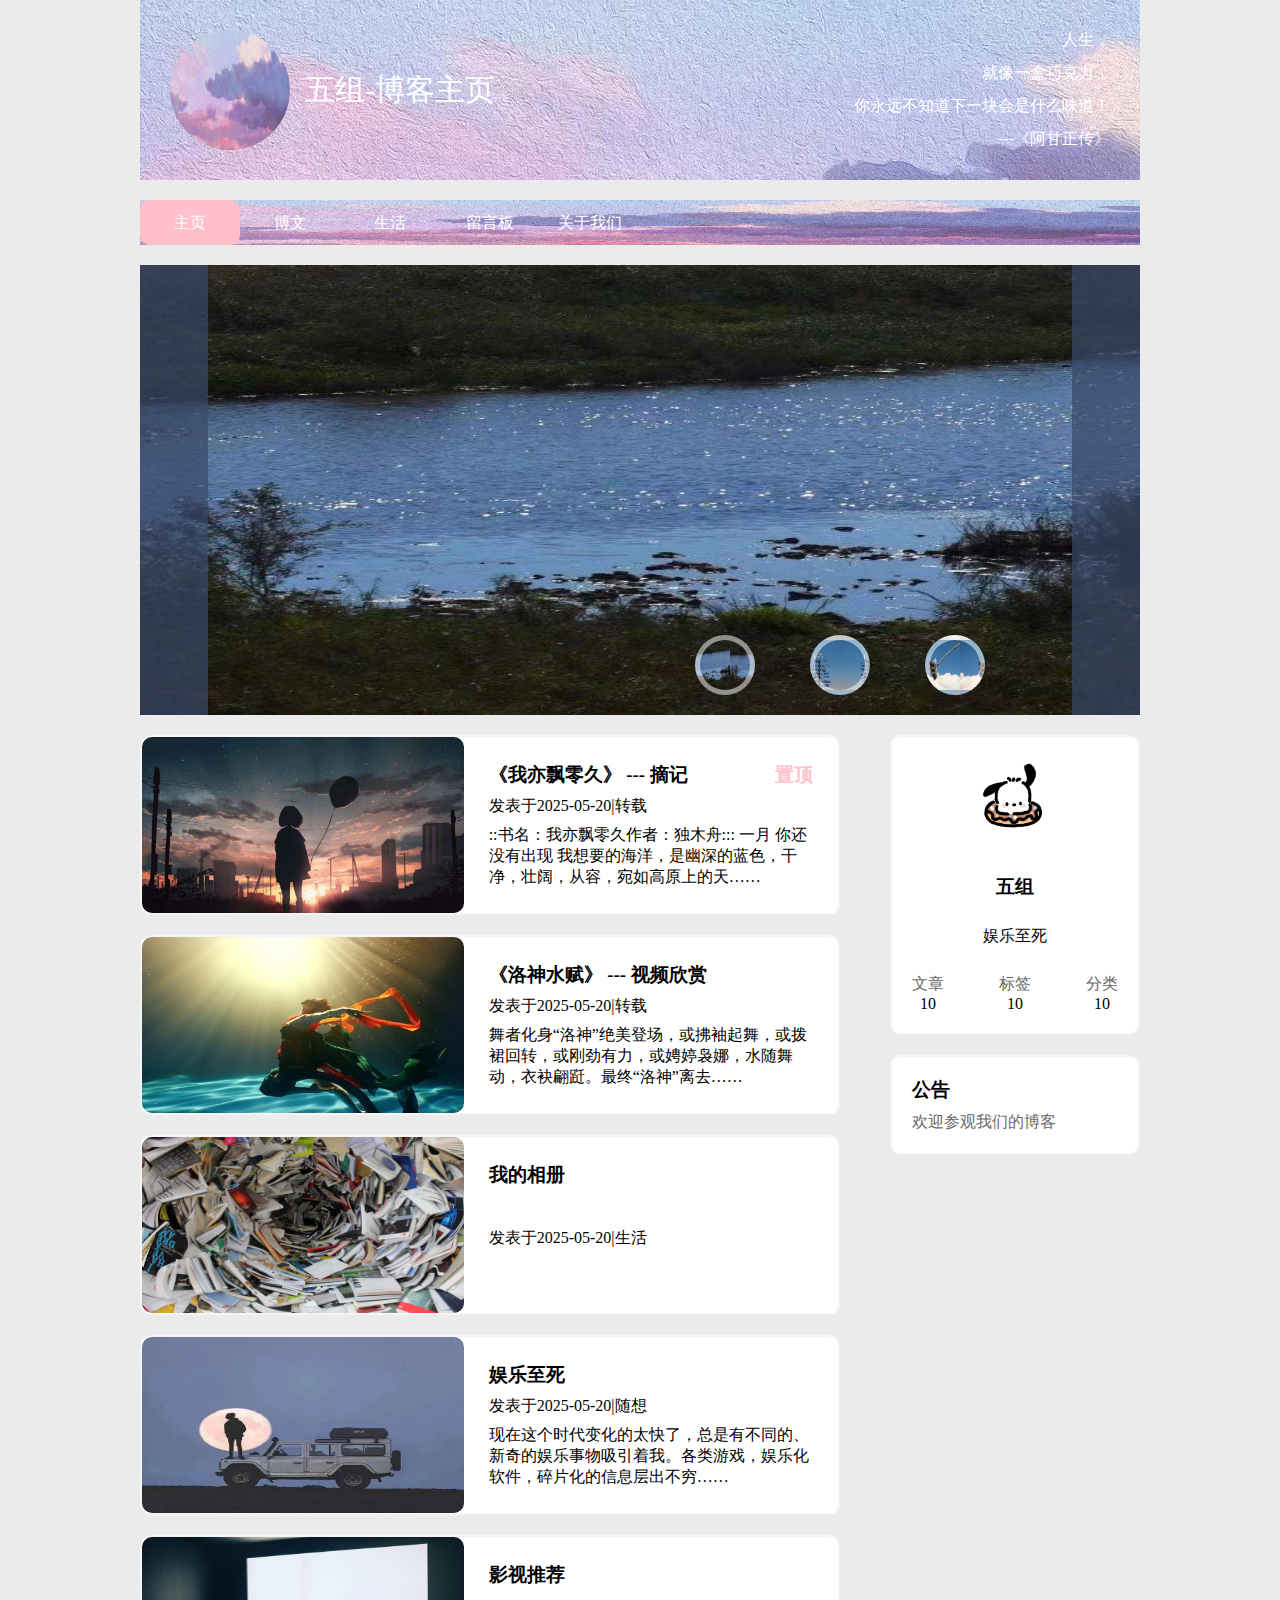
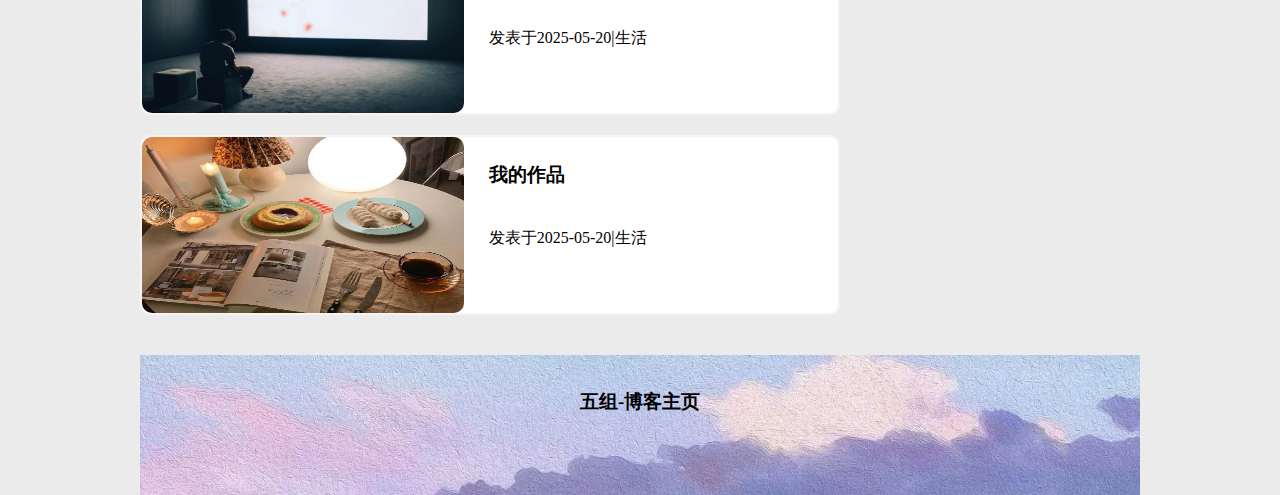
<file: index.html>
<!DOCTYPE html>
<html>

<head>
  <meta charset="utf-8" />
  <title>主页</title>
  <link rel="icon" href="images/icon.ico" type="image/x-icon">
  <link rel="stylesheet" href="css/index.css" type="text/css" />
  <link rel="stylesheet" href="css/swiper.css" type="text/css" />

</head>

<body>
  <div class="main">
    <!-- 头部 -->
    <header class="header">
      <div class="header_logo">
        <img src="./images/banner.jpg">
        <div><span>五组-</span>博客主页</div>
      </div>
      <div class="header_rigth">
        <p>人生，</p>
        <p>就像一盒巧克力，</p>
        <p> 你永远不知道下一块会是什么味道！</p>
        <p>---《阿甘正传》</p>
      </div>
    </header>
    <!-- 导航 -->
    <nav>
      <ul>
        <a class="active" href="index.html">
          <li>主页</li>
        </a>
        <a href="blog.html">
          <li>博文</li>
        </a>
        <a href="life.html">
          <li>生活</li>
        </a>
        <a href="comment.html">
          <li>留言板</li>
        </a>
        <a href="about.html">
          <li>关于我们</li>
        </a>
      </ul>
    </nav>
    <!-- 轮播图 -->
    <div class="shell">
      <ui class="images">
        <li class="img"></li>
        <li class="img"></li>
        <li class="img"></li>
      </ui>
      <ui class="min-images">
        <li class="min"></li>
        <li class="min"></li>
        <li class="min"></li>
      </ui>
      <div class="button">
        <div class="button-left">
          <span>
            < </span>
        </div>
        <div class="button-right">
          <span>></span>
        </div>
      </div>
    </div>
    <!-- 主内容区 -->
    <div class="center">
      <div class="center_left">
        <div class="center_item">
          <a href="./blog/item2.html"><img src="./images/bg/sticky.jpg"></a>
          <div>
            <h3>《我亦飘零久》 --- 摘记 <span>置顶</span>
            </h3>
            <p>发表于2025-05-20|转载</p>
            <p>::书名：我亦飘零久作者：独木舟::: 一月 你还没有出现 我想要的海洋，是幽深的蓝色，干净，壮阔，从容，宛如高原上的天……</p>
          </div>
        </div>
        <div class="center_item">
          <a href="./blog/item1.html"><img src="./images/blog/2.jpg"></a>
          <div>
            <h3>《洛神水赋》 --- 视频欣赏</h3>
            <p>发表于2025-05-20|转载</p>
            <p>舞者化身“洛神”绝美登场，或拂袖起舞，或拨裙回转，或刚劲有力，或娉婷袅娜，水随舞动，衣袂翩跹。最终“洛神”离去……</p>
          </div>
        </div>
        <div class="center_item">
          <a href="./life/album.html"><img src="./images/bg/photos.jpg"></a>
          <div>
            <h3>我的相册</h3>
            <p>发表于2025-05-20|生活</p>
            <p></p>
          </div>
        </div>
        <div class="center_item">
          <a href="./blog/item3.html"><img src="./images/bg/44.jpg"></a>
          <div>
            <h3>娱乐至死</h3>
            <p>发表于2025-05-20|随想</p>
            <p>现在这个时代变化的太快了，总是有不同的、新奇的娱乐事物吸引着我。各类游戏，娱乐化软件，碎片化的信息层出不穷……</p>
          </div>
        </div>


        <div class="center_item">
          <a href="./life/movies.html"><img src="./images/bg/video.jpg"></a>
          <div>
            <h3>影视推荐</h3>
            <p>发表于2025-05-20|生活</p>
            <p></p>
          </div>
        </div>
        <div class="center_item">
          <a href="./life/works.html"><img src="./images/bg/35.jpg"></a>
          <div>
            <h3>我的作品</h3>
            <p>发表于2025-05-20|生活</p>
            <p></p>
          </div>
        </div>
      </div>
      <div class="center_rigth">
        <div class="user">
          <img src="./images/bg/46.jpg">
          <h3>五组</h3>
          <p>娱乐至死</p>
          <div class="user_tag">
            <div>
              <p>文章</p>
              <p>10</p>
            </div>
            <div>
              <p>标签</p>
              <p>10</p>
            </div>
            <div>
              <p>分类</p>
              <p>10</p>
            </div>
          </div>
        </div>
        <div class="notice">
          <h3>公告</h3>
          <p>欢迎参观我们的博客</p>
        </div>
      </div>
    </div>
    <!-- 底部 -->
    <div class="bottom">
      <h3>五组-博客主页</h3>
      <p>&nbsp;</p>
    </div>
  </div>
</body>
<script src="./javascript/index.js"></script>

</html>
</file>
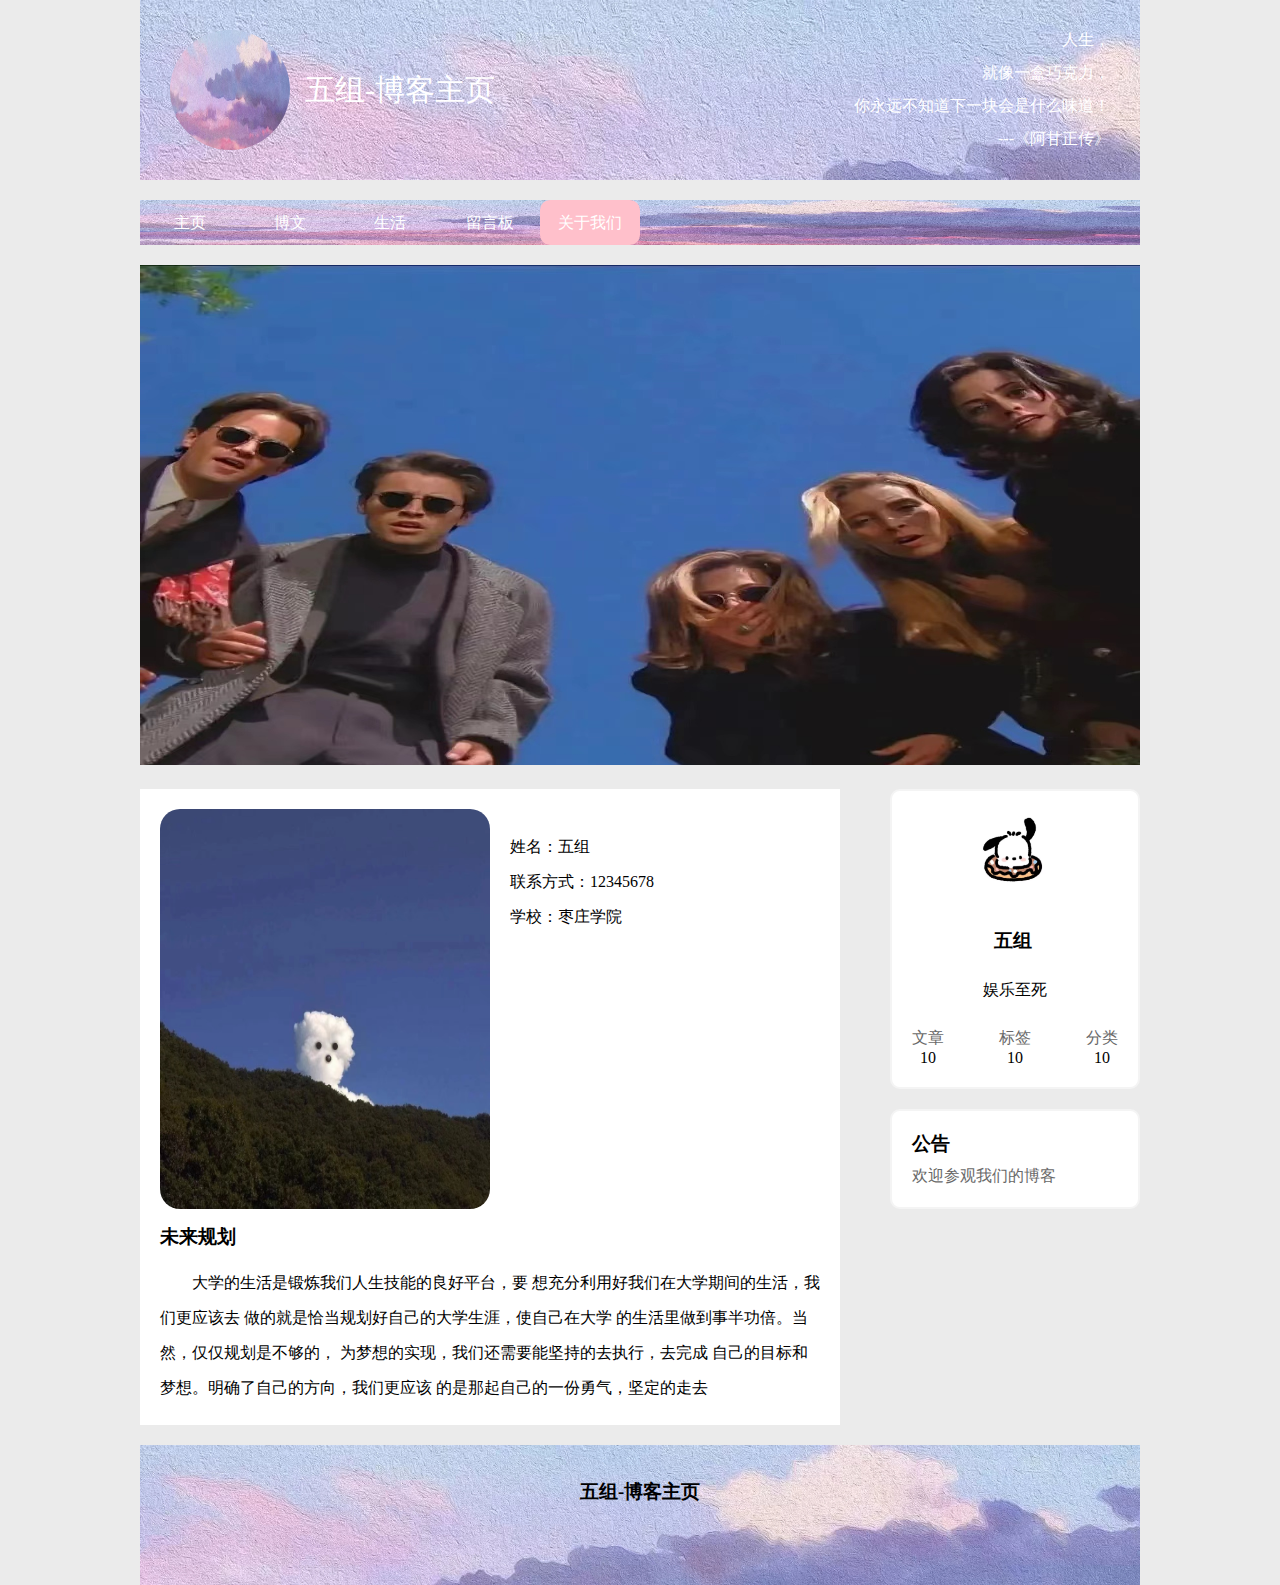
<file: about.html>
<!DOCTYPE html>
<html>

<head>
  <meta charset="utf-8" />
  <title>关于我们</title>
  <link rel="icon" href="images/icon.ico" type="image/x-icon">
  <link rel="stylesheet" href="css/index.css" type="text/css" />
  <style>
    .center_left {
      background: white;
      padding: 20px;

    }

    .center_left h1 {
      text-align: center;
    }

    .center_left p {
      line-height: 35px;
    }

    .user_title {
      margin: 15px 0;
    }

    .user_img {
      display: flex;
    }

    .user_img img {
      width: 330px;
      height: 400px;
      border-radius: 20px;
    }

    .user_img div {
      padding: 20px;
    }
  </style>
</head>

<body>
  <div class="main">
    <!-- 头部 -->
    <header class="header">
      <div class="header_logo">
        <img src="./images/banner.jpg">
        <div><span>五组-</span>博客主页</div>
      </div>
      <div class="header_rigth">
        <p>人生，</p>
        <p>就像一盒巧克力，</p>
        <p> 你永远不知道下一块会是什么味道！</p>
        <p>---《阿甘正传》</p>
      </div>
    </header>
    <!-- 导航 -->
    <nav>
      <ul>
        <a href="index.html">
          <li>主页</li>
        </a>
        <a href="blog.html">
          <li>博文</li>
        </a>
        <a href="life.html">
          <li>生活</li>
        </a>
        <a href="comment.html">
          <li>留言板</li>
        </a>
        <a class="active" href="about.html">
          <li>关于我们</li>
        </a>
      </ul>
    </nav>
    <!-- banner -->
    <img class="banner" src="./images/bg/about.jpg">
    <!-- 主内容区 -->
    <div class="center">
      <div class="center_left">
        <div class="user_img">
          <img src="./images/bg/22.jpg">
          <div>
            <p>姓名：五组</p>
            <p>联系方式：12345678</p>
            <p>学校：枣庄学院</p>
          </div>
        </div>
        <h3 class="user_title">未来规划</h3>
        <p>
          　　大学的生活是锻炼我们人生技能的良好平台，要 想充分利用好我们在大学期间的生活，我们更应该去 做的就是恰当规划好自己的大学生涯，使自己在大学 的生活里做到事半功倍。当然，仅仅规划是不够的，
          为梦想的实现，我们还需要能坚持的去执行，去完成
          自己的目标和梦想。明确了自己的方向，我们更应该 的是那起自己的一份勇气，坚定的走去
        </p>
      </div>
      <div class="center_rigth">
        <div class="user">
          <img src="./images/bg/46.jpg">
          <h3>五组&nbsp;</h3>
          <p>娱乐至死</p>
          <div class="user_tag">
            <div>
              <p>文章</p>
              <p>10</p>
            </div>
            <div>
              <p>标签</p>
              <p>10</p>
            </div>
            <div>
              <p>分类</p>
              <p>10</p>
            </div>
          </div>
        </div>
        <div class="notice">
          <h3>公告</h3>
          <p>欢迎参观我们的博客</p>
        </div>
      </div>
    </div>
    <!-- 底部 -->
    <div class="bottom">
      <h3>五组-博客主页</h3>
      <p>&nbsp;</p>
    </div>
  </div>
</body>
<script src="./javascript/index.js"></script>

</html>
</file>
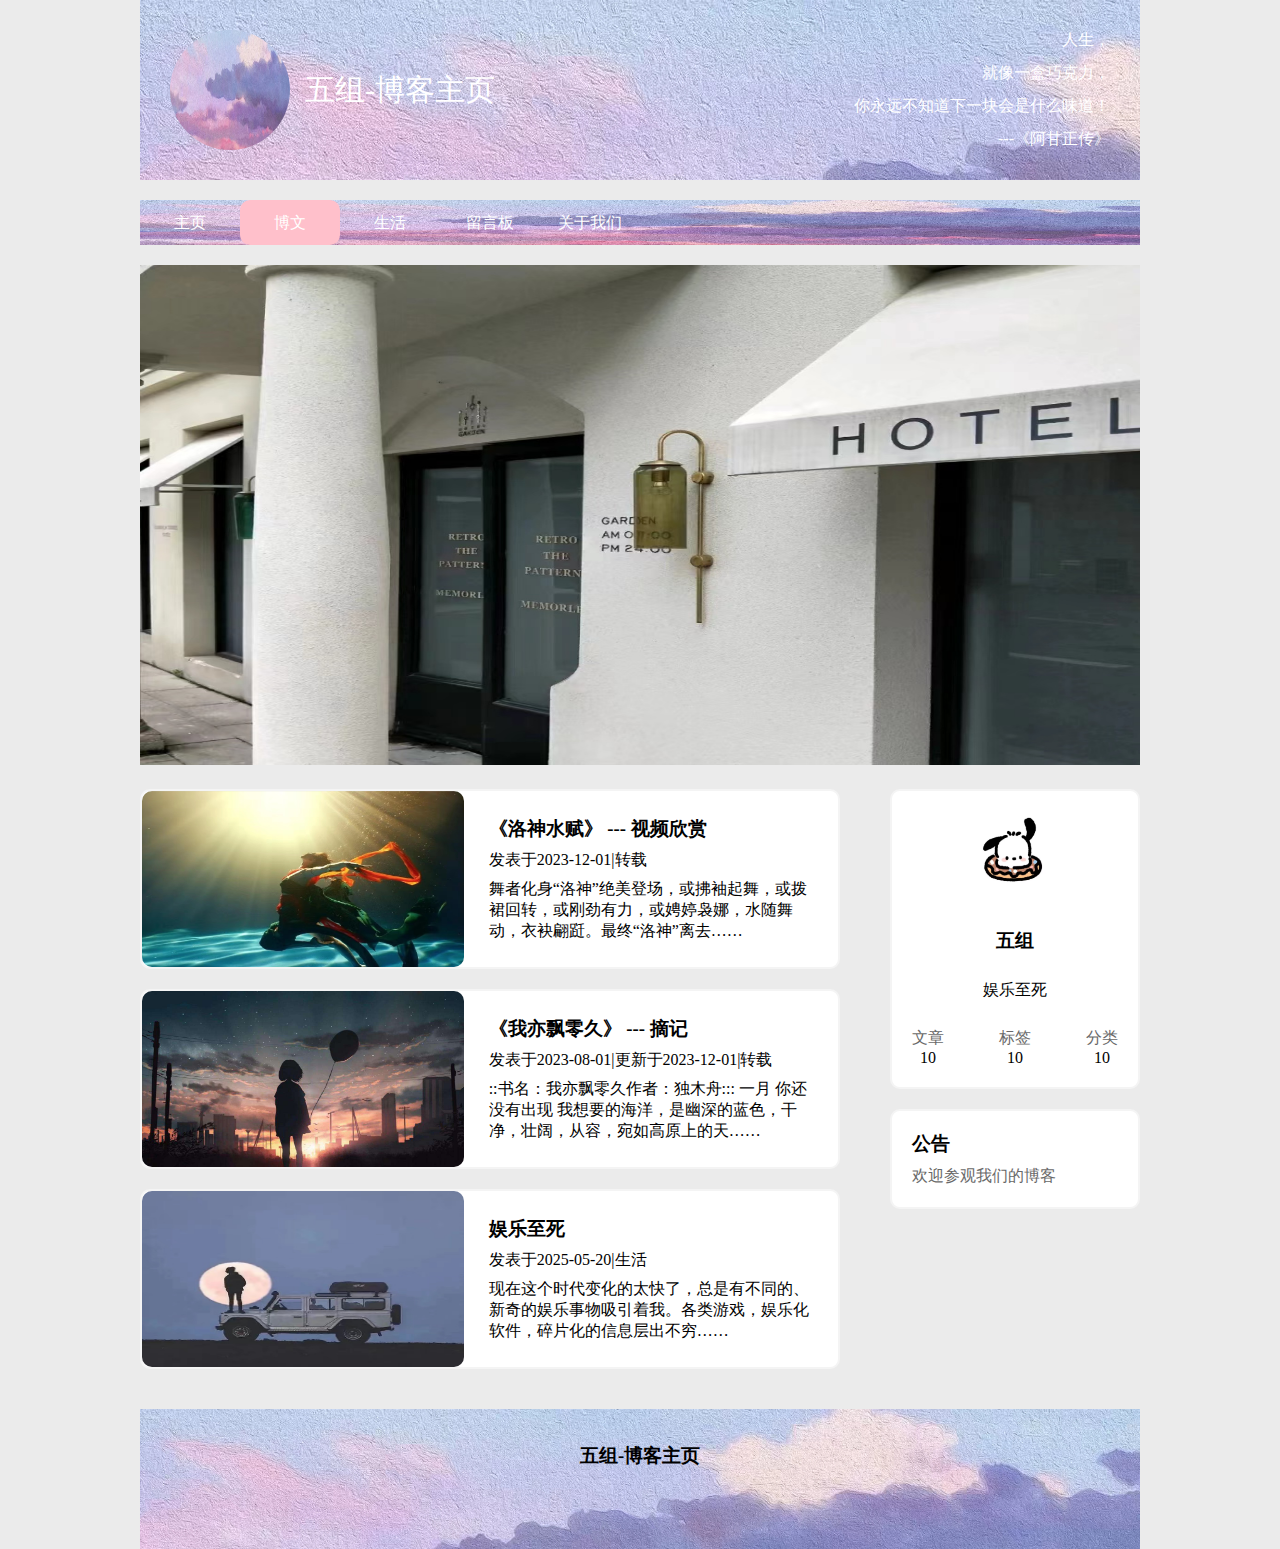
<file: blog.html>
<!DOCTYPE html>
<html>

<head>
  <meta charset="utf-8" />
  <title>博文</title>
  <link rel="icon" href="images/icon.ico" type="image/x-icon">
  <link rel="stylesheet" href="css/index.css" type="text/css" />
</head>

<body>
  <div class="main">
    <!-- 头部 -->
    <header class="header">
      <div class="header_logo">
        <img src="./images/banner.jpg">
        <div><span>五组-</span>博客主页</div>
      </div>
      <div class="header_rigth">
        <p>人生，</p>
        <p>就像一盒巧克力，</p>
        <p> 你永远不知道下一块会是什么味道！</p>
        <p>---《阿甘正传》</p>
      </div>
    </header>
    <!-- 导航 -->
    <nav>
      <ul>
        <a href="index.html">
          <li>主页</li>
        </a>
        <a class="active" href="blog.html">
          <li>博文</li>
        </a>
        <a href="life.html">
          <li>生活</li>
        </a>
        <a href="comment.html">
          <li>留言板</li>
        </a>
        <a href="about.html">
          <li>关于我们</li>
        </a>
      </ul>
    </nav>
    <!-- banner -->
    <img class="banner" src="./images/bg/31.jpg">
    <!-- 主内容区 -->
    <div class="center">
      <div class="center_left">
        <div class="center_item">
          <a href="./blog/item1.html"><img src="./images/blog/2.jpg"></a>
          <div class="center_item_rigth">
            <h3>《洛神水赋》 --- 视频欣赏</h3>
            <p>发表于2023-12-01|转载</p>
            <p>舞者化身“洛神”绝美登场，或拂袖起舞，或拨裙回转，或刚劲有力，或娉婷袅娜，水随舞动，衣袂翩跹。最终“洛神”离去……</p>
          </div>
        </div>
        <div class="center_item">
          <a href="./blog/item2.html"><img src="./images/bg/sticky.jpg"></a>
          <div class="center_item_rigth">
            <h3>《我亦飘零久》 --- 摘记</h3>
            <p>发表于2023-08-01|更新于2023-12-01|转载</p>
            <p>::书名：我亦飘零久作者：独木舟::: 一月 你还没有出现 我想要的海洋，是幽深的蓝色，干净，壮阔，从容，宛如高原上的天……</p>
          </div>
        </div>
        <div class="center_item">
          <a href="./blog/item3.html"><img src="./images/bg/44.jpg"></a>
          <div class="center_item_rigth">
            <h3>娱乐至死</h3>
            <p>发表于2025-05-20|生活</p>
            <p>现在这个时代变化的太快了，总是有不同的、新奇的娱乐事物吸引着我。各类游戏，娱乐化软件，碎片化的信息层出不穷……</p>
          </div>
        </div>
      </div>
      <div class="center_rigth">
        <div class="user">
          <img src="./images/bg/46.jpg">
          <h3>五组</h3>
          <p>娱乐至死</p>
          <div class="user_tag">
            <div>
              <p>文章</p>
              <p>10</p>
            </div>
            <div>
              <p>标签</p>
              <p>10</p>
            </div>
            <div>
              <p>分类</p>
              <p>10</p>
            </div>
          </div>
        </div>
        <div class="notice">
          <h3>公告</h3>
          <p>欢迎参观我们的博客</p>
        </div>
      </div>
    </div>
    <!-- 底部 -->
    <div class="bottom">
      <h3>五组-博客主页</h3>
      <p>&nbsp;</p>
    </div>
  </div>
</body>
<script src="./javascript/index.js"></script>

</html>
</file>
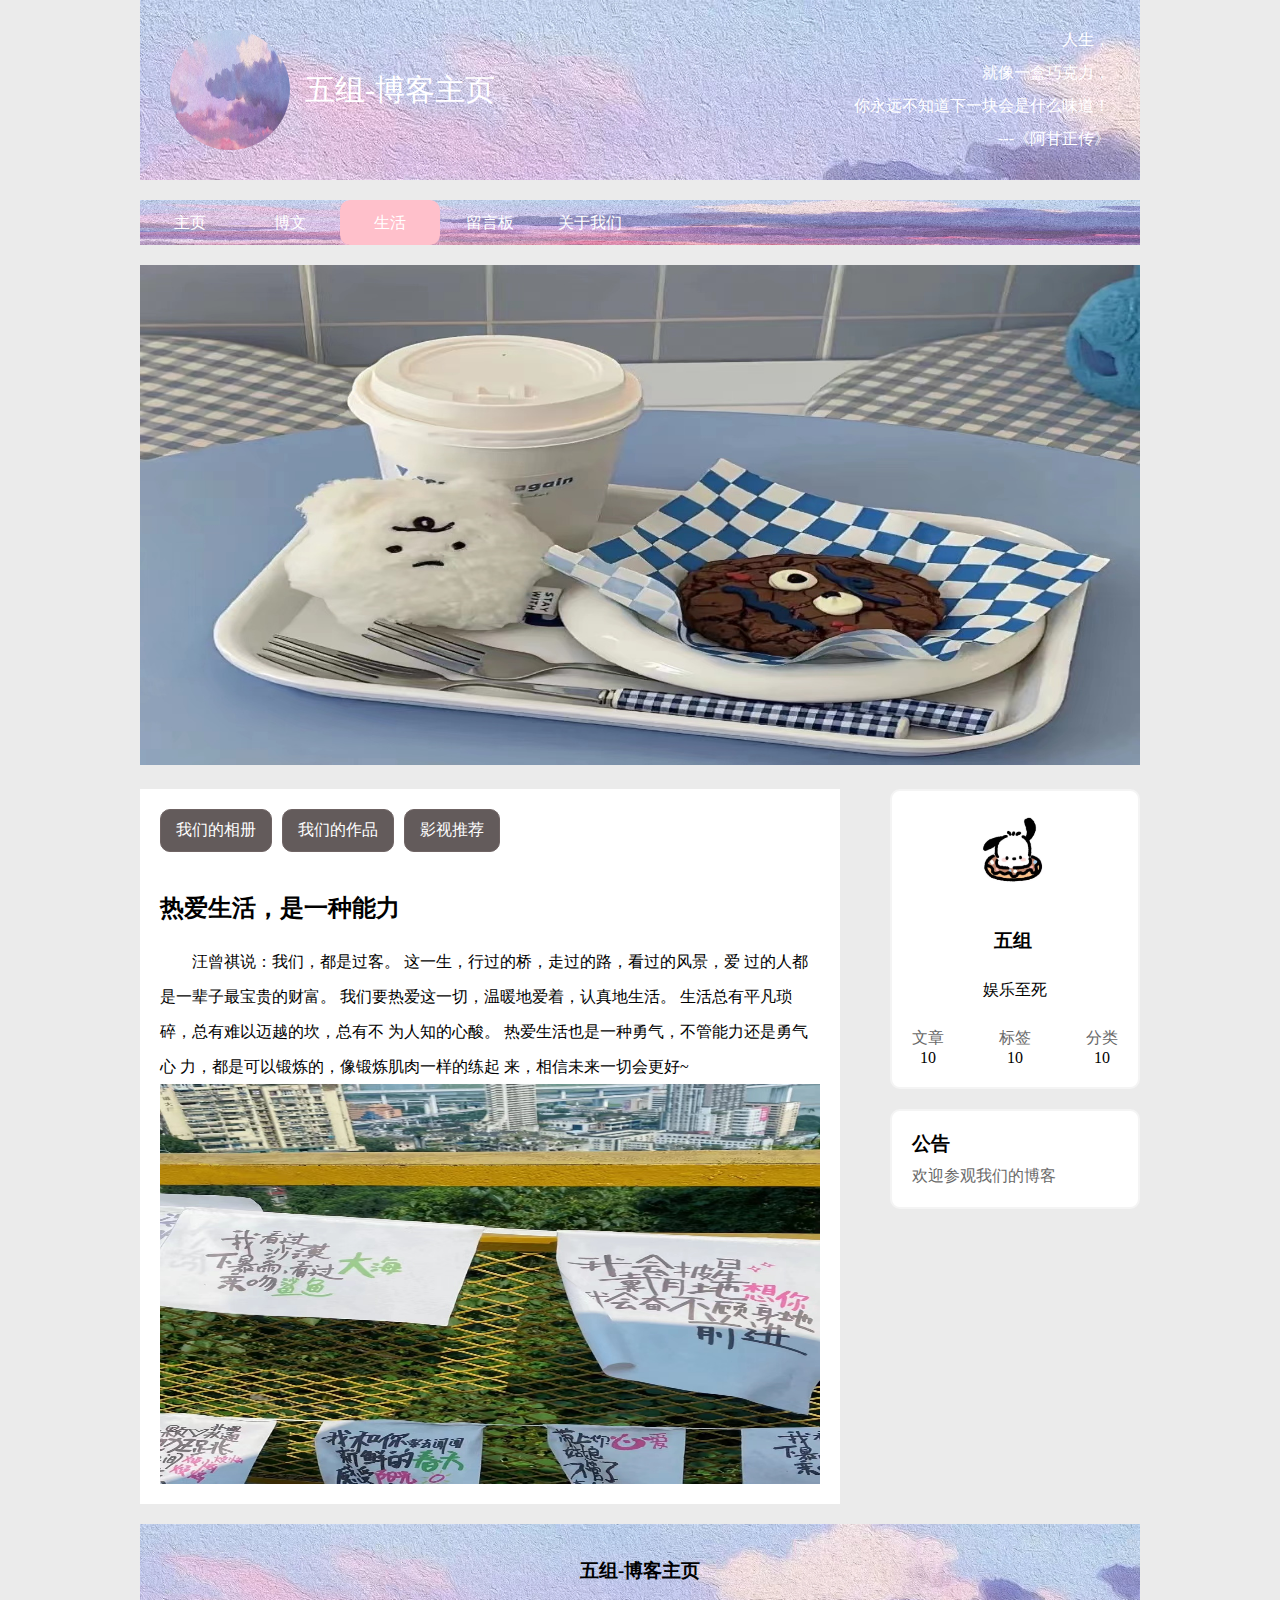
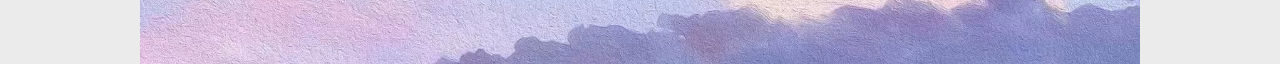
<file: life.html>
<!DOCTYPE html>
<html>

<head>
  <meta charset="utf-8" />
  <title>生活</title>
  <link rel="icon" href="images/icon.ico" type="image/x-icon">
  <link rel="stylesheet" href="css/index.css" type="text/css" />
  <style>
    .center_left {
      background: white;
      padding: 20px;
    }

    .center_nav {
      display: flex;
      margin-bottom: 40px;
    }

    .center_nav a {
      display: inline-block;
      padding: 10px 15px;
      border: 1px solid rgb(111, 100, 100);
      border-radius: 10px;
      background: rgb(99, 91, 91);
      margin-right: 10px;
    }

    h2 {
      margin-bottom: 20px;
    }

    .center_left p {
      line-height: 35px;
    }

    .center_left a:hover {
      background: pink;
    }

    .center_left img {
      height: 400px;
      background-size: 100% 100%;
    }

    .center_active {
      background: pink;
    }
  </style>
</head>

<body>
  <div class="main">
    <!-- 头部 -->
    <header class="header">
      <div class="header_logo">
        <img src="./images/banner.jpg">
        <div><span>五组-</span>博客主页</div>
      </div>
      <div class="header_rigth">
        <p>人生，</p>
        <p>就像一盒巧克力，</p>
        <p> 你永远不知道下一块会是什么味道！</p>
        <p>---《阿甘正传》</p>
      </div>
    </header>
    <!-- 导航 -->
    <nav>
      <ul>
        <a href="index.html">
          <li>主页</li>
        </a>
        <a href="blog.html">
          <li>博文</li>
        </a>
        <a class="active" href="life.html">
          <li>生活</li>
        </a>
        <a href="comment.html">
          <li>留言板</li>
        </a>
        <a href="about.html">
          <li>关于我们</li>
        </a>
      </ul>
    </nav>
    <!-- banner -->
    <img class="banner" src="./images/bg/21.jpg">
    <!-- 主内容区 -->
    <div class="center">
      <div class="center_left">
        <div class="center_nav">
          <a href="./life/album.html">
            我们的相册
          </a>
          <a href="./life/works.html">我们的作品</a>
          <a href="./life/movies.html">影视推荐</a>
        </div>
        <!--  -->
        <h2>
          热爱生活，是一种能力
        </h2>
        <p>
          &#12288;&#12288;汪曾祺说：我们，都是过客。
          这一生，行过的桥，走过的路，看过的风景，爱
          过的人都是一辈子最宝贵的财富。
          我们要热爱这一切，温暖地爱着，认真地生活。
          生活总有平凡琐碎，总有难以迈越的坎，总有不
          为人知的心酸。
          热爱生活也是一种勇气，不管能力还是勇气心
          力，都是可以锻炼的，像锻炼肌肉一样的练起
          来，相信未来一切会更好~
        </p>
        <img src="./images/bg/25.jpg">
      </div>
      <div class="center_rigth">
        <div class="user">
          <img src="./images/bg/46.jpg">
          <h3>五组&nbsp;</h3>
          <p>娱乐至死</p>
          <div class="user_tag">
            <div>
              <p>文章</p>
              <p>10</p>
            </div>
            <div>
              <p>标签</p>
              <p>10</p>
            </div>
            <div>
              <p>分类</p>
              <p>10</p>
            </div>
          </div>
        </div>
        <div class="notice">
          <h3>公告</h3>
          <p>欢迎参观我们的博客</p>
        </div>
      </div>
    </div>
    <!-- 底部 -->
    <div class="bottom">
      <h3>五组-博客主页</h3>
      <p>&nbsp;</p>
    </div>
  </div>
</body>
<script src="./javascript/index.js"></script>

</html>
</file>
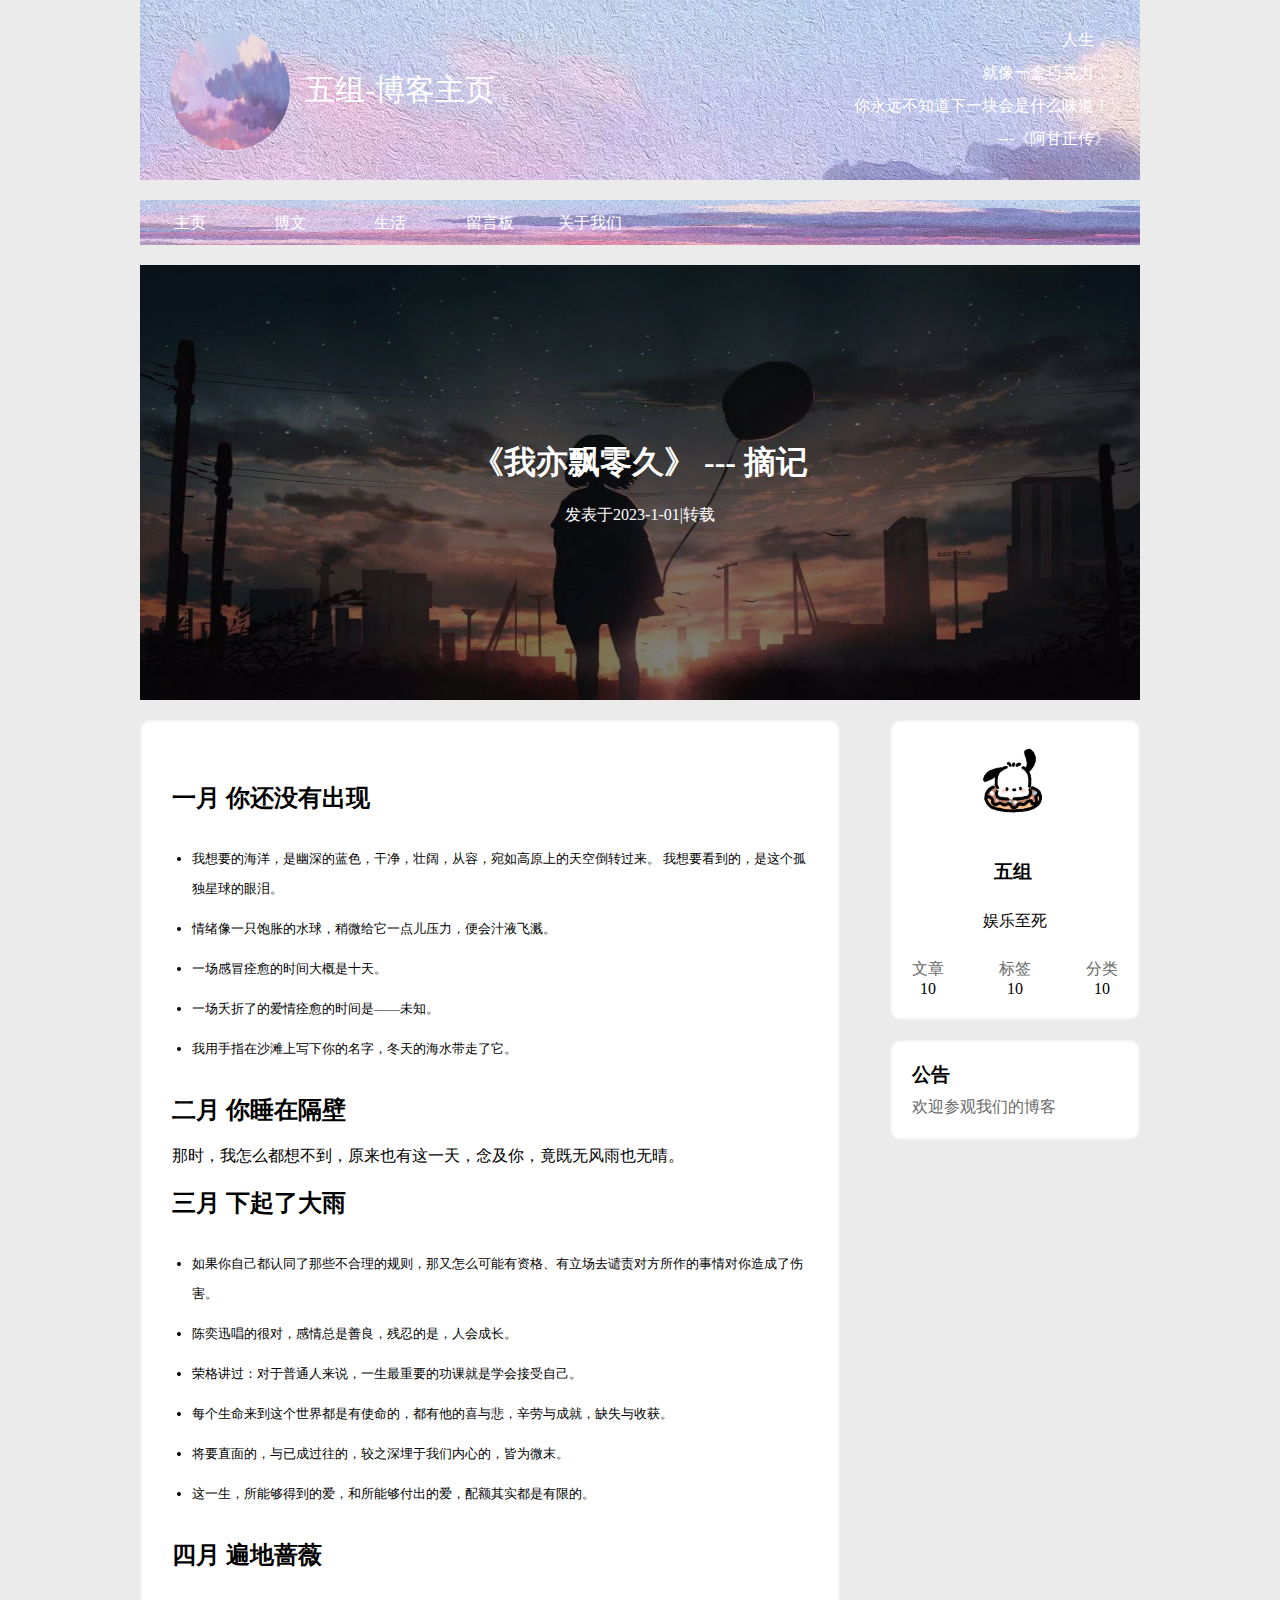
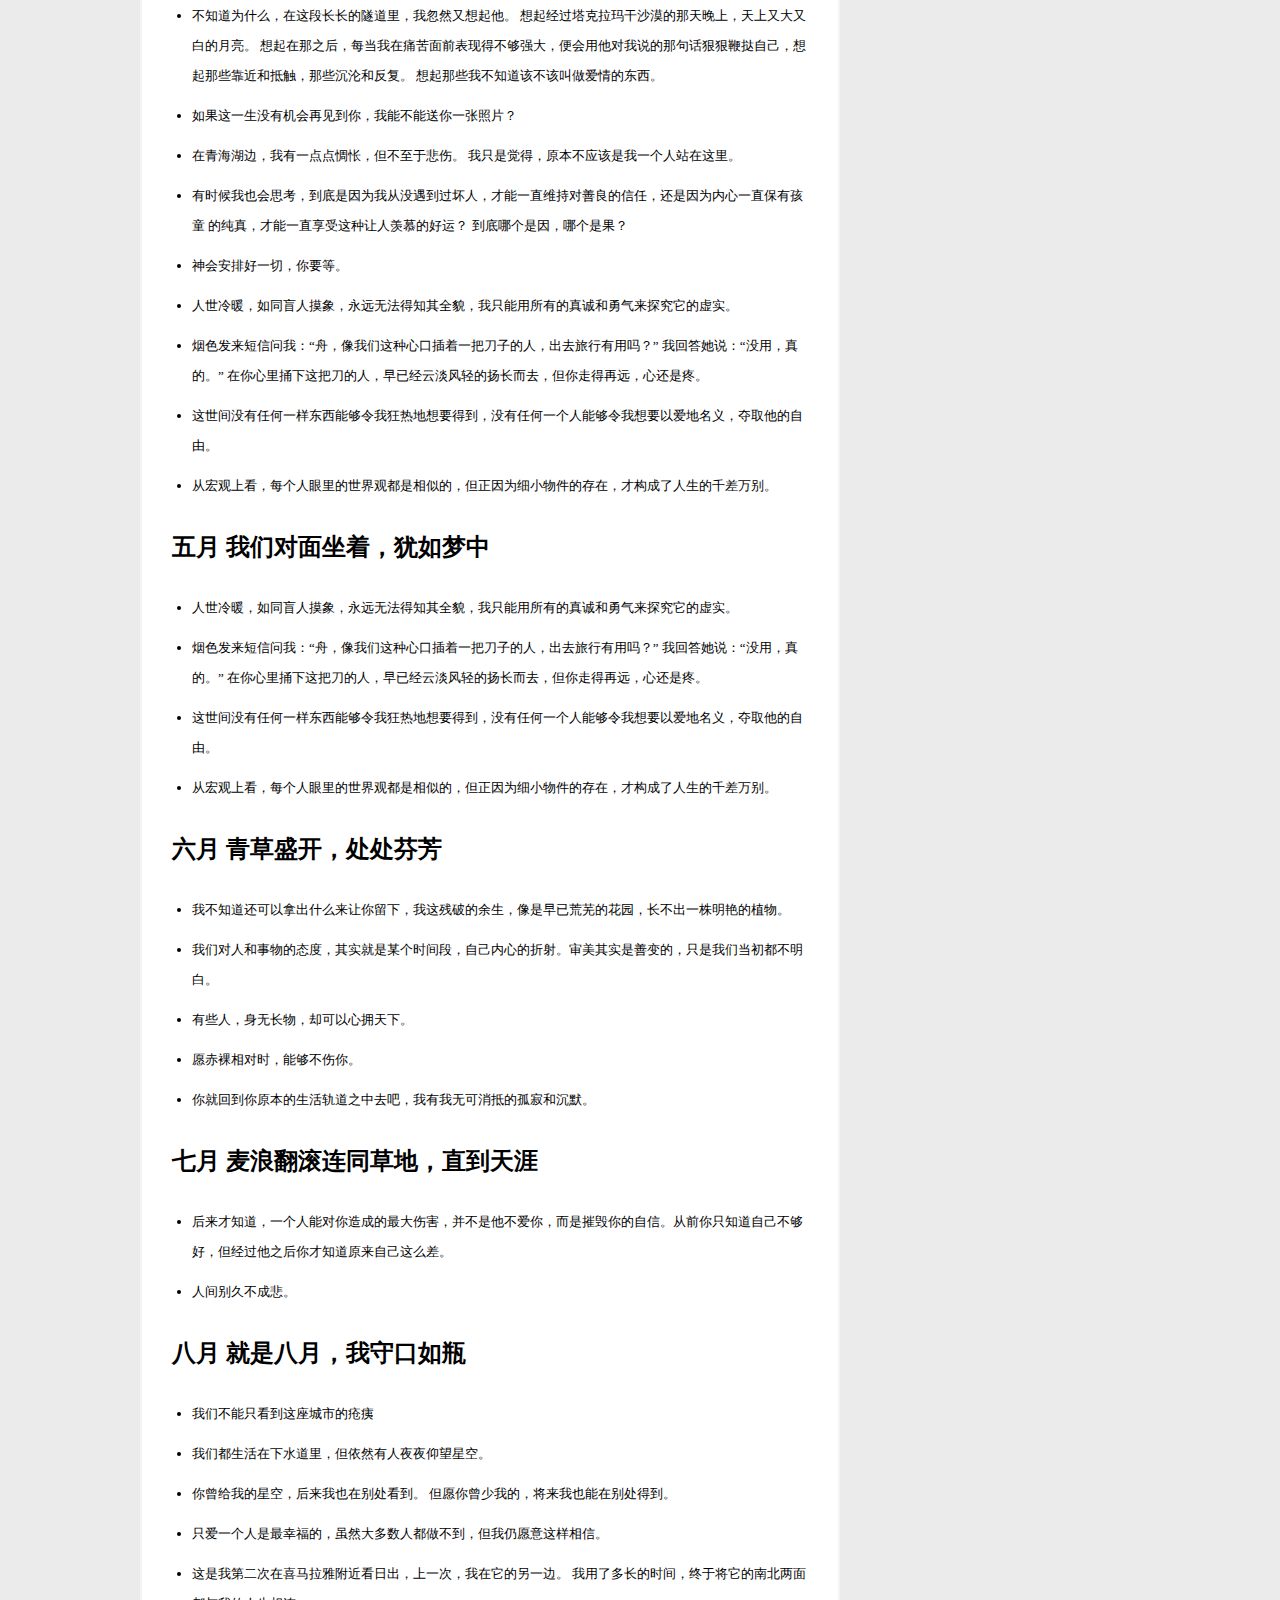
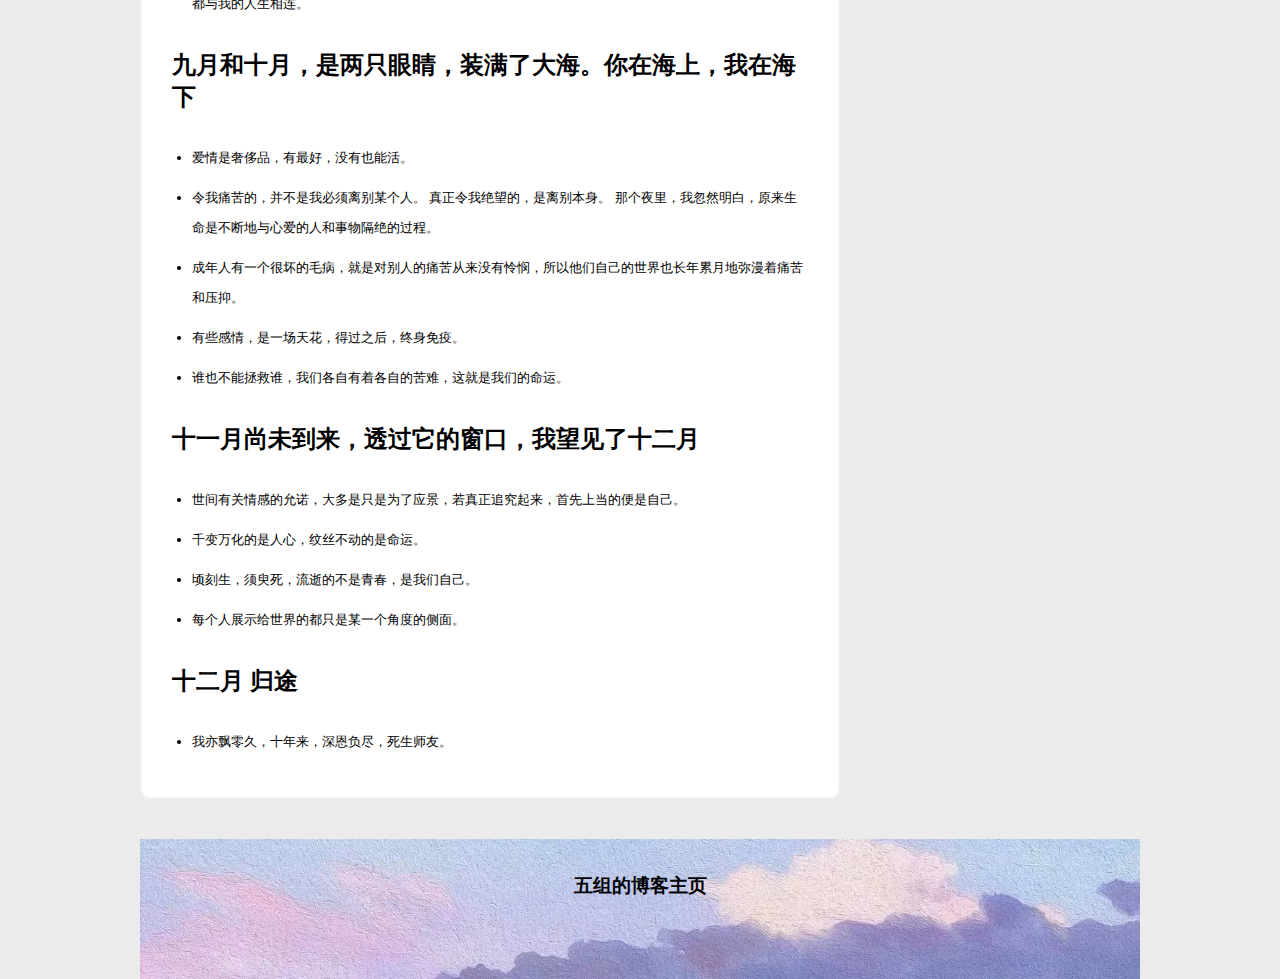
<file: blog/item2.html>
<!DOCTYPE html>
<html>

<head>
  <meta charset="utf-8" />
  <title>博文-《我亦飘零久》</title>
  <link rel="icon" href="../images/icon.ico" type="image/x-icon">
  <link rel="stylesheet" href="../css/index.css" type="text/css" />
</head>
<style>
  .blog_center_img {
    background-image: url('../images/bg/sticky.jpg');
    background-size: 100% 100%;
    filter: brightness(50%);
    width: 100%;
    height: 100%;
  }

  .center li {
    line-height: 30px;
    margin: 10px 0 10px 20px;
    list-style-type: disc;
    font-size: 13px;
  }

  .center h2 {
    margin: 20px 0;
  }
</style>

<body>
  <div class="main">
    <!-- 头部 -->
    <header class="header">
      <div class="header_logo">
        <img src="../images/banner.jpg">
        <div><span>五组-</span>博客主页</div>
      </div>
      <div class="header_rigth">
        <p>人生，</p>
        <p>就像一盒巧克力，</p>
        <p> 你永远不知道下一块会是什么味道！</p>
        <p>---《阿甘正传》</p>
      </div>
    </header>
    <!-- 导航 -->
    <nav>
      <ul>
        <a href="../index.html">
          <li>主页</li>
        </a>
        <a href="../blog.html">
          <li>博文</li>
        </a>
        <a href="../life.html">
          <li>生活</li>
        </a>
        <a href="../comment.html">
          <li>留言板</li>
        </a>
        <a href="../about.html">
          <li>关于我们</li>
        </a>
      </ul>
    </nav>
    <!-- 轮播图 -->
    <div class="blog_center">
      <div class="blog_center_img"></div>
      <div class="blog_center_title">
        <h1>《我亦飘零久》 --- 摘记</h1>
        <p>发表于2023-1-01|转载</p>
      </div>

    </div>
    <!-- 主内容区 -->
    <div class="center">
      <div class="blog_center_left">
        <h2>一月 你还没有出现
        </h2>
        <ul>
          <li>我想要的海洋，是幽深的蓝色，干净，壮阔，从容，宛如高原上的天空倒转过来。
            我想要看到的，是这个孤独星球的眼泪。</li>
          <li>情绪像一只饱胀的水球，稍微给它一点儿压力，便会汁液飞溅。</li>
          <li>一场感冒痊愈的时间大概是十天。</li>
          <li>一场夭折了的爱情痊愈的时间是——未知。</li>
          <li>我用手指在沙滩上写下你的名字，冬天的海水带走了它。</li>
        </ul>
        <h2>
          二月 你睡在隔壁
        </h2>
        <p>那时，我怎么都想不到，原来也有这一天，念及你，竟既无风雨也无晴。</p>
        <h2>三月 下起了大雨</h2>
        <ul>
          <li>如果你自己都认同了那些不合理的规则，那又怎么可能有资格、有立场去谴责对方所作的事情对你造成了伤害。</li>
          <li>陈奕迅唱的很对，感情总是善良，残忍的是，人会成长。</li>
          <li>荣格讲过：对于普通人来说，一生最重要的功课就是学会接受自己。</li>
          <li>每个生命来到这个世界都是有使命的，都有他的喜与悲，辛劳与成就，缺失与收获。</li>
          <li>将要直面的，与已成过往的，较之深埋于我们内心的，皆为微末。</li>
          <li>这一生，所能够得到的爱，和所能够付出的爱，配额其实都是有限的。</li>
        </ul>
        <h2>四月 遍地蔷薇</h2>
        <ul>
          <li>不知道为什么，在这段长长的隧道里，我忽然又想起他。
            想起经过塔克拉玛干沙漠的那天晚上，天上又大又白的月亮。
            想起在那之后，每当我在痛苦面前表现得不够强大，便会用他对我说的那句话狠狠鞭挞自己，想起那些靠近和抵触，那些沉沦和反复。
            想起那些我不知道该不该叫做爱情的东西。</li>
          <li>如果这一生没有机会再见到你，我能不能送你一张照片？</li>
          <li>在青海湖边，我有一点点惆怅，但不至于悲伤。
            我只是觉得，原本不应该是我一个人站在这里。</li>
          <li>有时候我也会思考，到底是因为我从没遇到过坏人，才能一直维持对善良的信任，还是因为内心一直保有孩童 的纯真，才能一直享受这种让人羡慕的好运？
            到底哪个是因，哪个是果？</li>
          <li>神会安排好一切，你要等。</li>
          <li>
            人世冷暖，如同盲人摸象，永远无法得知其全貌，我只能用所有的真诚和勇气来探究它的虚实。</li>
          <li>烟色发来短信问我：“舟，像我们这种心口插着一把刀子的人，出去旅行有用吗？”
            我回答她说：“没用，真的。”
            在你心里捅下这把刀的人，早已经云淡风轻的扬长而去，但你走得再远，心还是疼。</li>
          <li>这世间没有任何一样东西能够令我狂热地想要得到，没有任何一个人能够令我想要以爱地名义，夺取他的自由。</li>
          <li>从宏观上看，每个人眼里的世界观都是相似的，但正因为细小物件的存在，才构成了人生的千差万别。</li>
        </ul>
        <h2>
          五月 我们对面坐着，犹如梦中
        </h2>
        <ul>
          <li>人世冷暖，如同盲人摸象，永远无法得知其全貌，我只能用所有的真诚和勇气来探究它的虚实。</li>
          <li>烟色发来短信问我：“舟，像我们这种心口插着一把刀子的人，出去旅行有用吗？”
            我回答她说：“没用，真的。”
            在你心里捅下这把刀的人，早已经云淡风轻的扬长而去，但你走得再远，心还是疼。</li>
          <li>这世间没有任何一样东西能够令我狂热地想要得到，没有任何一个人能够令我想要以爱地名义，夺取他的自由。</li>
          <li>从宏观上看，每个人眼里的世界观都是相似的，但正因为细小物件的存在，才构成了人生的千差万别。</li>
        </ul>
        <h2>
          六月 青草盛开，处处芬芳
        </h2>
        <ul>
          <li>
            我不知道还可以拿出什么来让你留下，我这残破的余生，像是早已荒芜的花园，长不出一株明艳的植物。</li>
          <li>我们对人和事物的态度，其实就是某个时间段，自己内心的折射。审美其实是善变的，只是我们当初都不明白。</li>
          <li>有些人，身无长物，却可以心拥天下。</li>
          <li>愿赤裸相对时，能够不伤你。</li>
          <li>你就回到你原本的生活轨道之中去吧，我有我无可消抵的孤寂和沉默。</li>

        </ul>
        <h2>
          七月 麦浪翻滚连同草地，直到天涯
        </h2>
        <ul>
          <li>后来才知道，一个人能对你造成的最大伤害，并不是他不爱你，而是摧毁你的自信。从前你只知道自己不够好，但经过他之后你才知道原来自己这么差。

          </li>
          <li>人间别久不成悲。</li>
        </ul>
        <h2>
          八月 就是八月，我守口如瓶
        </h2>
        <ul>
          <li>我们不能只看到这座城市的疮痍
          </li>
          <li>我们都生活在下水道里，但依然有人夜夜仰望星空。</li>
          <li>你曾给我的星空，后来我也在别处看到。
            但愿你曾少我的，将来我也能在别处得到。</li>
          <li>只爱一个人是最幸福的，虽然大多数人都做不到，但我仍愿意这样相信。</li>
          <li>这是我第二次在喜马拉雅附近看日出，上一次，我在它的另一边。
            我用了多长的时间，终于将它的南北两面都与我的人生相连。</li>
        </ul>
        <h2>
          九月和十月，是两只眼睛，装满了大海。你在海上，我在海下
        </h2>
        <ul>
          <li>爱情是奢侈品，有最好，没有也能活。</li>
          <li>令我痛苦的，并不是我必须离别某个人。
            真正令我绝望的，是离别本身。
            那个夜里，我忽然明白，原来生命是不断地与心爱的人和事物隔绝的过程。</li>
          <li>成年人有一个很坏的毛病，就是对别人的痛苦从来没有怜悯，所以他们自己的世界也长年累月地弥漫着痛苦和压抑。</li>
          <li>有些感情，是一场天花，得过之后，终身免疫。</li>
          <li>谁也不能拯救谁，我们各自有着各自的苦难，这就是我们的命运。</li>
        </ul>
        <h2>
          十一月尚未到来，透过它的窗口，我望见了十二月
        </h2>
        <ul>
          <li>世间有关情感的允诺，大多是只是为了应景，若真正追究起来，首先上当的便是自己。</li>
          <li>千变万化的是人心，纹丝不动的是命运。</li>
          <li>顷刻生，须臾死，流逝的不是青春，是我们自己。</li>
          <li>每个人展示给世界的都只是某一个角度的侧面。</li>
        </ul>
        <h2>
          十二月 归途
        </h2>
        <li>我亦飘零久，十年来，深恩负尽，死生师友。</li>
      </div>
      <div class="center_rigth">
        <div class="user">
          <img src="../images/bg/46.jpg">
          <h3>五组&nbsp;</h3>
          <p>娱乐至死</p>
          <div class="user_tag">
            <div>
              <p>文章</p>
              <p>10</p>
            </div>
            <div>
              <p>标签</p>
              <p>10</p>
            </div>
            <div>
              <p>分类</p>
              <p>10</p>
            </div>
          </div>
        </div>
        <div class="notice">
          <h3>公告</h3>
          <p>欢迎参观我们的博客</p>
        </div>
      </div>
    </div>
    <div class="bottom">
      <h3>五组的博客主页</h3>
      <p>&nbsp;</p>
    </div>
  </div>
  <!-- 底部 -->

  </div>
</body>
<script src="../javascript/index.js"></script>

</html>
</file>
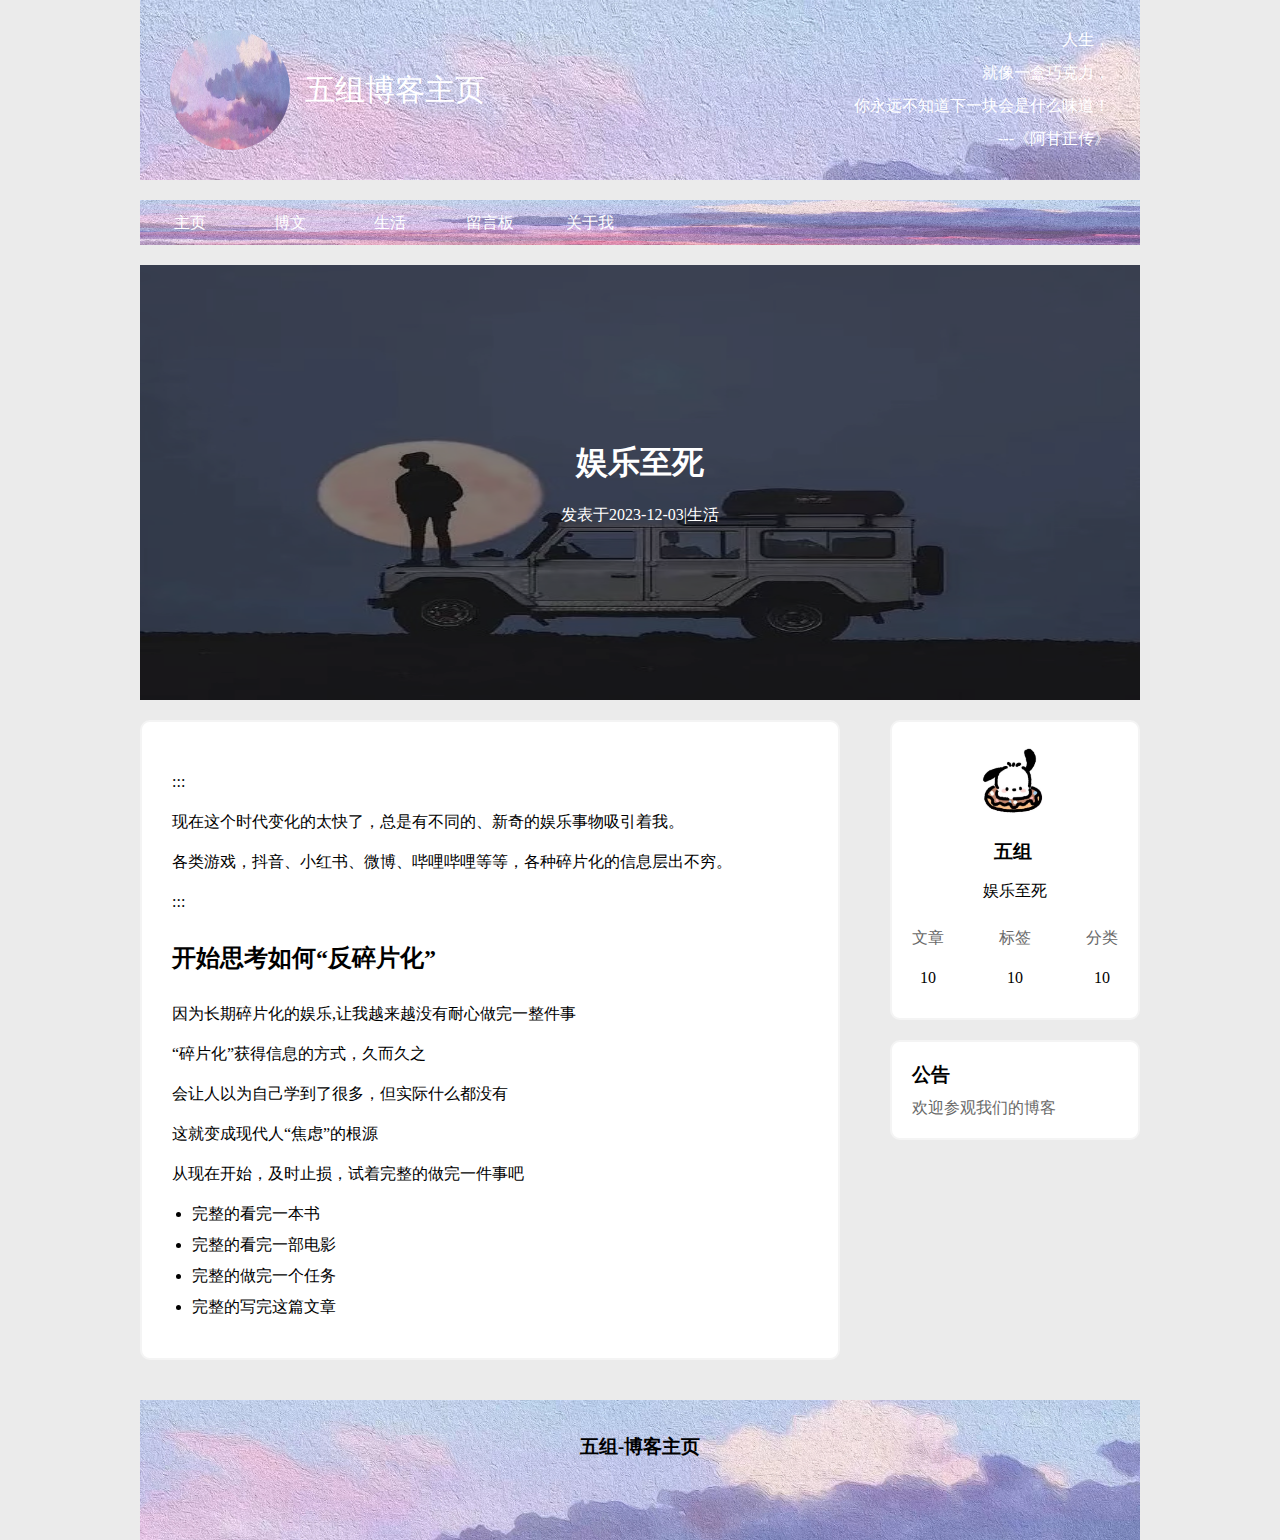
<file: blog/item3.html>
<!DOCTYPE html>
<html>

<head>
  <meta charset="utf-8" />
  <title>博文-娱乐至死</title>
  <link rel="icon" href="../images/icon.ico" type="image/x-icon">
  <link rel="stylesheet" href="../css/index.css" type="text/css" />
  <style>
    .blog_center_img {
      background-image: url('../images/bg/44.jpg');
      background-size: 100% 100%;
      filter: brightness(50%);
      width: 100%;
      height: 100%;
    }

    .center li {

      margin: 10px 0 10px 20px;
      list-style-type: disc;
    }

    .center p {
      line-height: 40px;
    }

    .center h2 {
      margin: 20px 0;
    }
  </style>
</head>

<body>
  <div class="main">
    <!-- 头部 -->
    <header class="header">
      <div class="header_logo">
        <img src="../images/banner.jpg">
        <div><span>五组</span>博客主页</div>
      </div>
      <div class="header_rigth">
        <p>人生，</p>
        <p>就像一盒巧克力，</p>
        <p> 你永远不知道下一块会是什么味道！</p>
        <p>---《阿甘正传》</p>
      </div>
    </header>
    <!-- 导航 -->
    <nav>
      <ul>
        <a href="../index.html">
          <li>主页</li>
        </a>
        <a href="../blog.html">
          <li>博文</li>
        </a>
        <a href="../life.html">
          <li>生活</li>
        </a>
        <a href="../comment.html">
          <li>留言板</li>
        </a>
        <a href="../about.html">
          <li>关于我</li>
        </a>
      </ul>
    </nav>
    <!-- 轮播图 -->
    <div class="blog_center">
      <div class="blog_center_img"></div>
      <div class="blog_center_title">
        <h1>娱乐至死</h1>
        <p>发表于2023-12-03|生活</p>
      </div>

    </div>
    <!-- 主内容区 -->
    <div class="center">
      <div class="blog_center_left">
        <p>:::</p>
        <p>现在这个时代变化的太快了，总是有不同的、新奇的娱乐事物吸引着我。</p>
        <p>各类游戏，抖音、小红书、微博、哔哩哔哩等等，各种碎片化的信息层出不穷。</p>
        <p>:::</p>
        <h2>开始思考如何“反碎片化”</h2>
        <p>因为长期碎片化的娱乐,让我越来越没有耐心做完一整件事</p>
        <p>“碎片化”获得信息的方式，久而久之</p>
        <p>会让人以为自己学到了很多，但实际什么都没有</p>
        <p>这就变成现代人“焦虑”的根源</p>
        <p>从现在开始，及时止损，试着完整的做完一件事吧</p>
        <ul>
          <li>完整的看完一本书</li>
          <li>完整的看完一部电影</li>
          <li>完整的做完一个任务</li>
          <li>完整的写完这篇文章</li>
        </ul>
      </div>
      <div class="center_rigth">
        <div class="user">
          <img src="../images/bg/46.jpg">
          <h3>五组&nbsp;</h3>
          <p>娱乐至死</p>
          <div class="user_tag">
            <div>
              <p>文章</p>
              <p>10</p>
            </div>
            <div>
              <p>标签</p>
              <p>10</p>
            </div>
            <div>
              <p>分类</p>
              <p>10</p>
            </div>
          </div>
        </div>
        <div class="notice">
          <h3>公告</h3>
          <p>欢迎参观我们的博客</p>
        </div>
      </div>
    </div>
    <div class="bottom">
      <h3>五组-博客主页</h3>
      <p>&nbsp;</p>
    </div>
  </div>
  <!-- 底部 -->

  </div>
</body>
<script src="../javascript/index.js"></script>

</html>
</file>
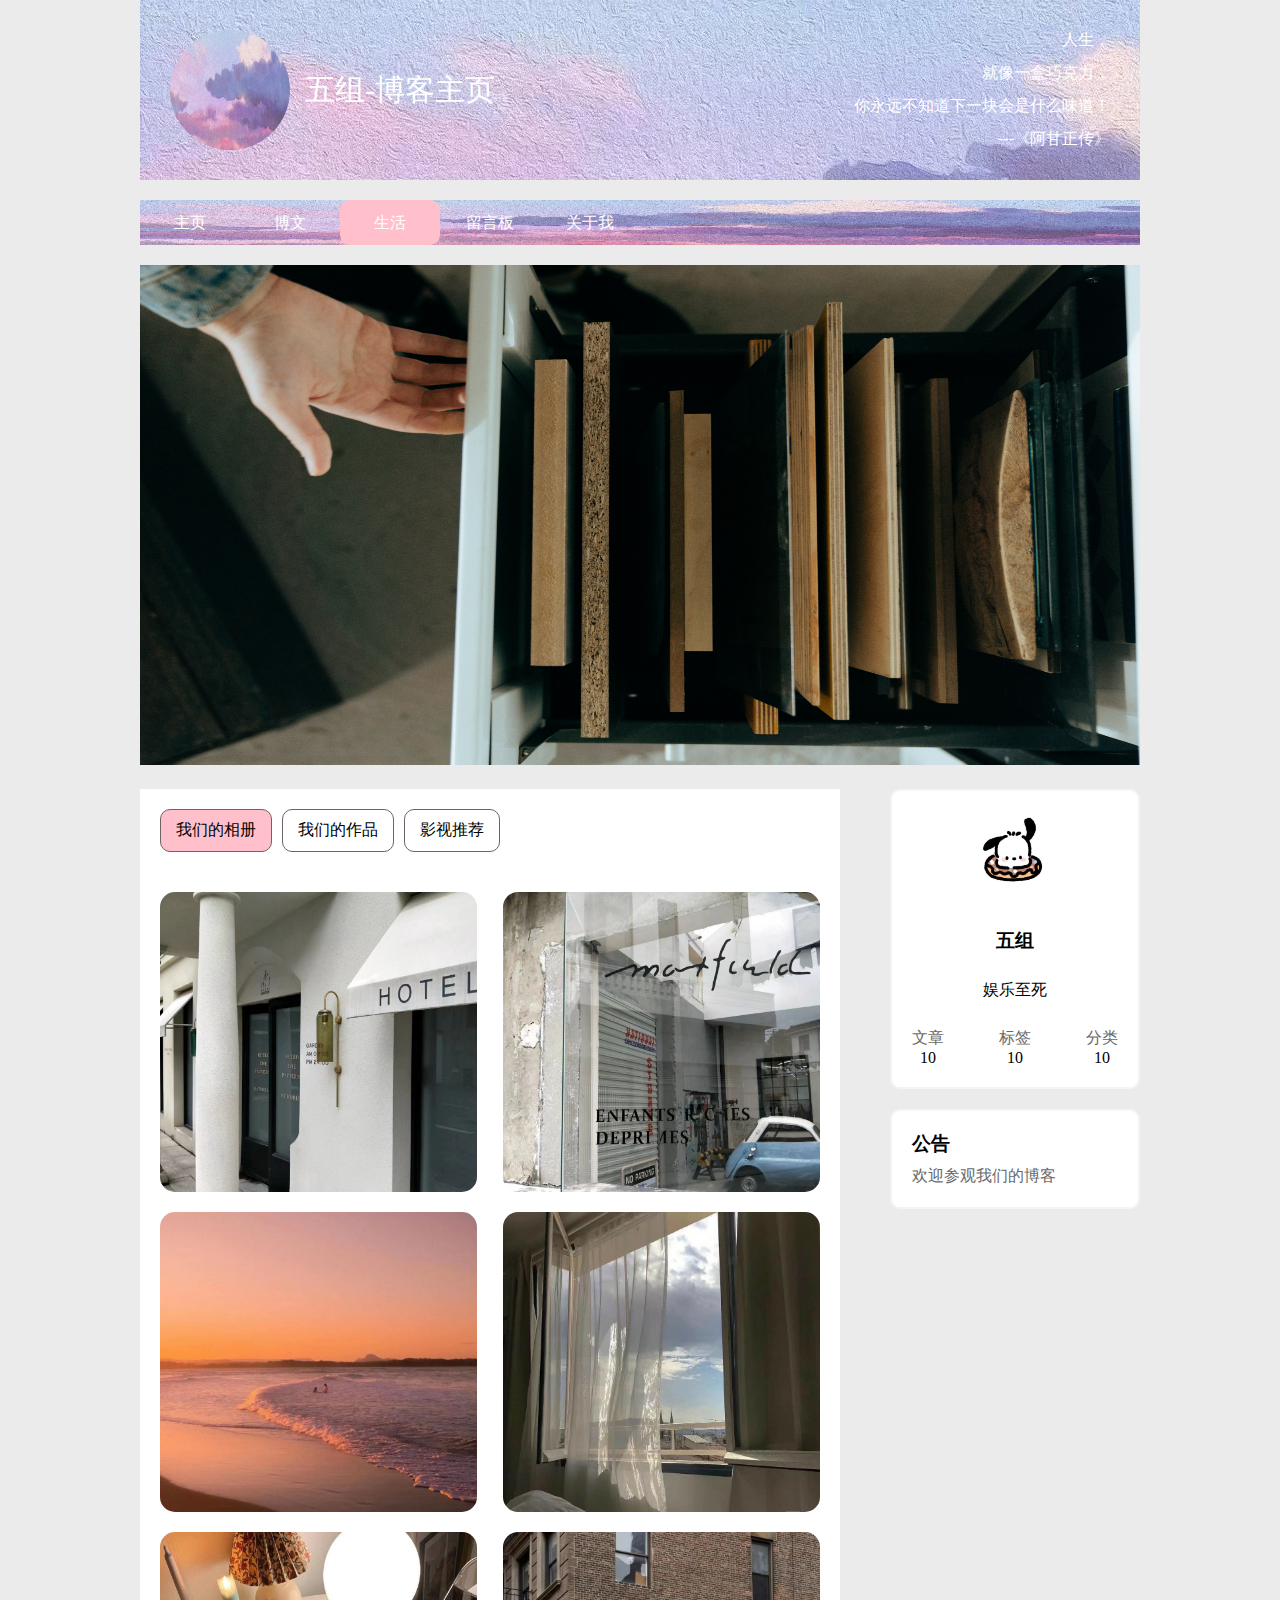
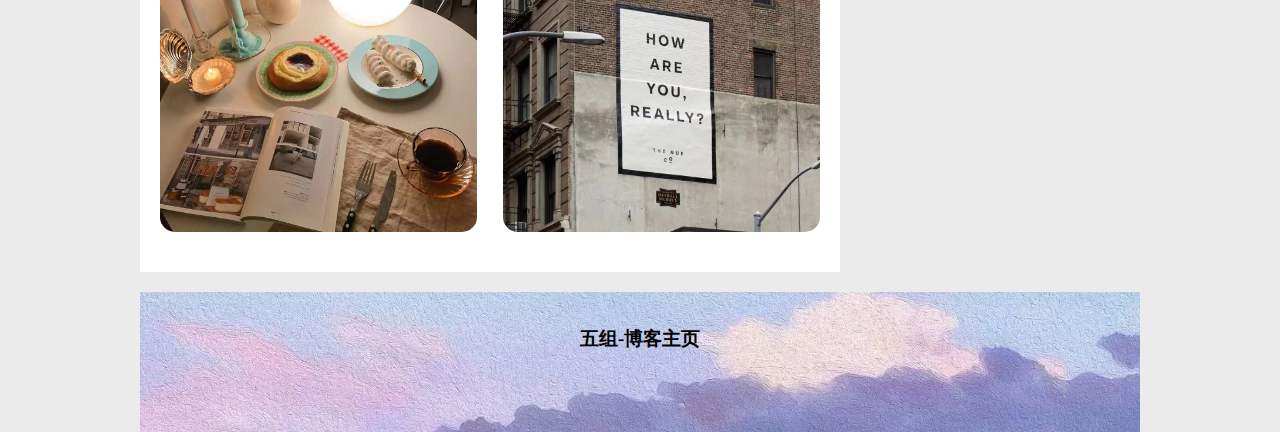
<file: life/album.html>
<!DOCTYPE html>
<html>

<head>
  <meta charset="utf-8" />
  <title>生活-我们的相册(网图)</title>
  <link rel="icon" href="../images/icon.ico" type="image/x-icon">
  <link rel="stylesheet" href="../css/index.css" type="text/css" />
  <style>
    .center_left {
      background: white;
      padding: 20px;
    }



    .center_nav {
      display: flex;
      margin-bottom: 40px;
    }

    .center_nav a {
      display: inline-block;
      color: black;
      padding: 10px 15px;
      border: 1px solid rgb(111, 100, 100);
      border-radius: 10px;
      margin-right: 10px;
    }

    .center_left a:hover {
      background: pink;
      color: white;
    }

    .center_active {
      background: pink;
      color: white;
    }

    /*  */
    .album_images {
      display: flex;
      justify-content: space-between;
      flex-wrap: wrap;
    }

    .album_images img {
      width: 48%;
      height: 300px;
      border-radius: 15px;
      margin-bottom: 20px;
    }
  </style>
</head>

<body>
  <div class="main">
    <!-- 头部 -->
    <header class="header">
      <div class="header_logo">
        <img src="../images/banner.jpg">
        <div><span>五组-</span>博客主页</div>
      </div>
      <div class="header_rigth">
        <p>人生，</p>
        <p>就像一盒巧克力，</p>
        <p> 你永远不知道下一块会是什么味道！</p>
        <p>---《阿甘正传》</p>
      </div>
    </header>
    <!-- 导航 -->
    <nav>
      <ul>
        <a href="../index.html">
          <li>主页</li>
        </a>
        <a href="../blog.html">
          <li>博文</li>
        </a>
        <a class="active" href="../life.html">
          <li>生活</li>
        </a>
        <a href="../comment.html">
          <li>留言板</li>
        </a>
        <a href="../about.html">
          <li>关于我</li>
        </a>
      </ul>
    </nav>
    <!-- banner -->
    <img class="banner" src="../images/bg/categories.jpg">
    <!-- 主内容区 -->
    <div class="center">
      <div class="center_left">
        <div class="center_nav">
          <a class="center_active" href="../life/album.html">
            我们的相册
          </a>
          <a href="../life/works.html">我们的作品</a>
          <a href="../life/movies.html">影视推荐</a>
        </div>
        <!--  -->
        <div class="album_images">
          <img src="../images/bg/31.jpg">
          <img src="../images/bg/32.jpg">
          <img src="../images/bg/33.jpg">
          <img src="../images/bg/34.jpg">
          <img src="../images/bg/35.jpg">
          <img src="../images/bg/36.jpg">
        </div>
      </div>
      <div class="center_rigth">
        <div class="user">
          <img src="../images/bg/46.jpg">
          <h3>五组</h3>
          <p>娱乐至死</p>
          <div class="user_tag">
            <div>
              <p>文章</p>
              <p>10</p>
            </div>
            <div>
              <p>标签</p>
              <p>10</p>
            </div>
            <div>
              <p>分类</p>
              <p>10</p>
            </div>
          </div>
        </div>
        <div class="notice">
          <h3>公告</h3>
          <p>欢迎参观我们的博客</p>
        </div>
      </div>
    </div>
    <!-- 底部 -->
    <div class="bottom">
      <h3>五组-博客主页</h3>
      <p>&nbsp;</p>
    </div>
  </div>
</body>
<script src="../javascript/index.js"></script>

</html>
</file>
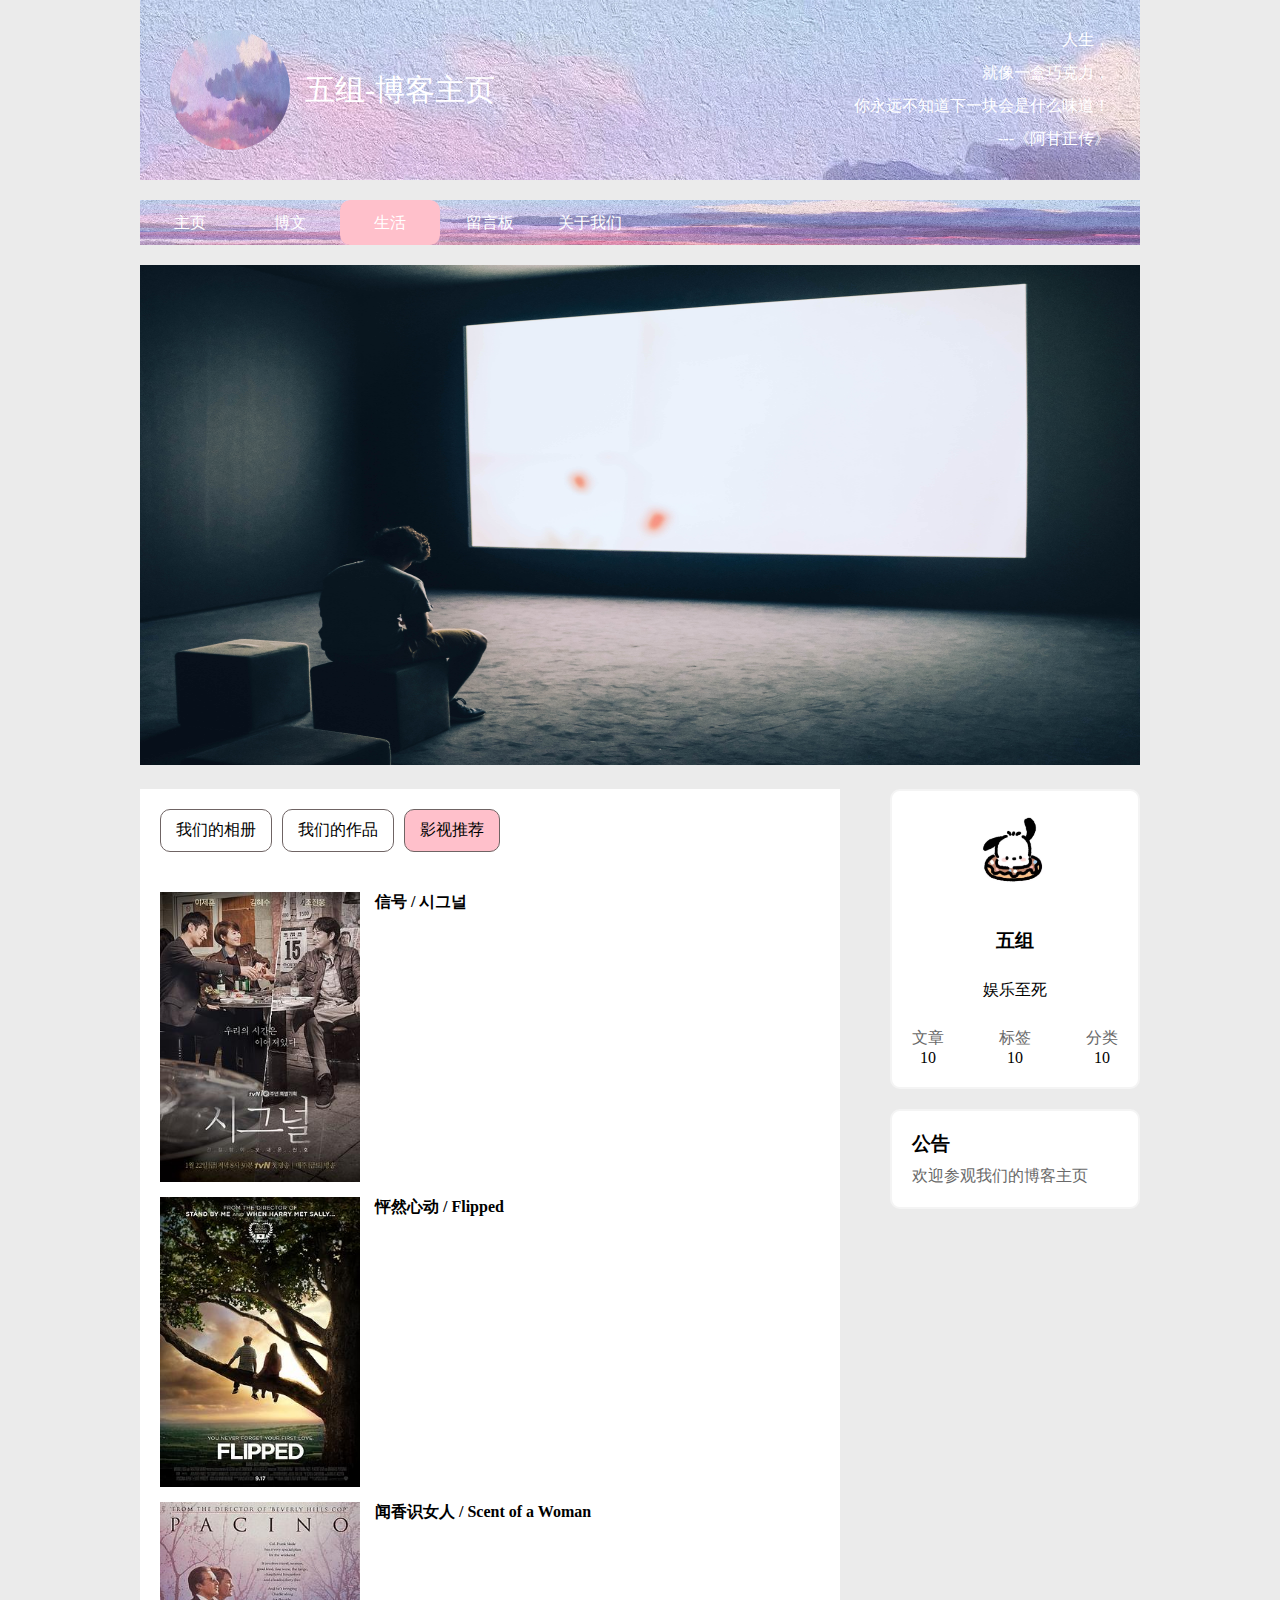
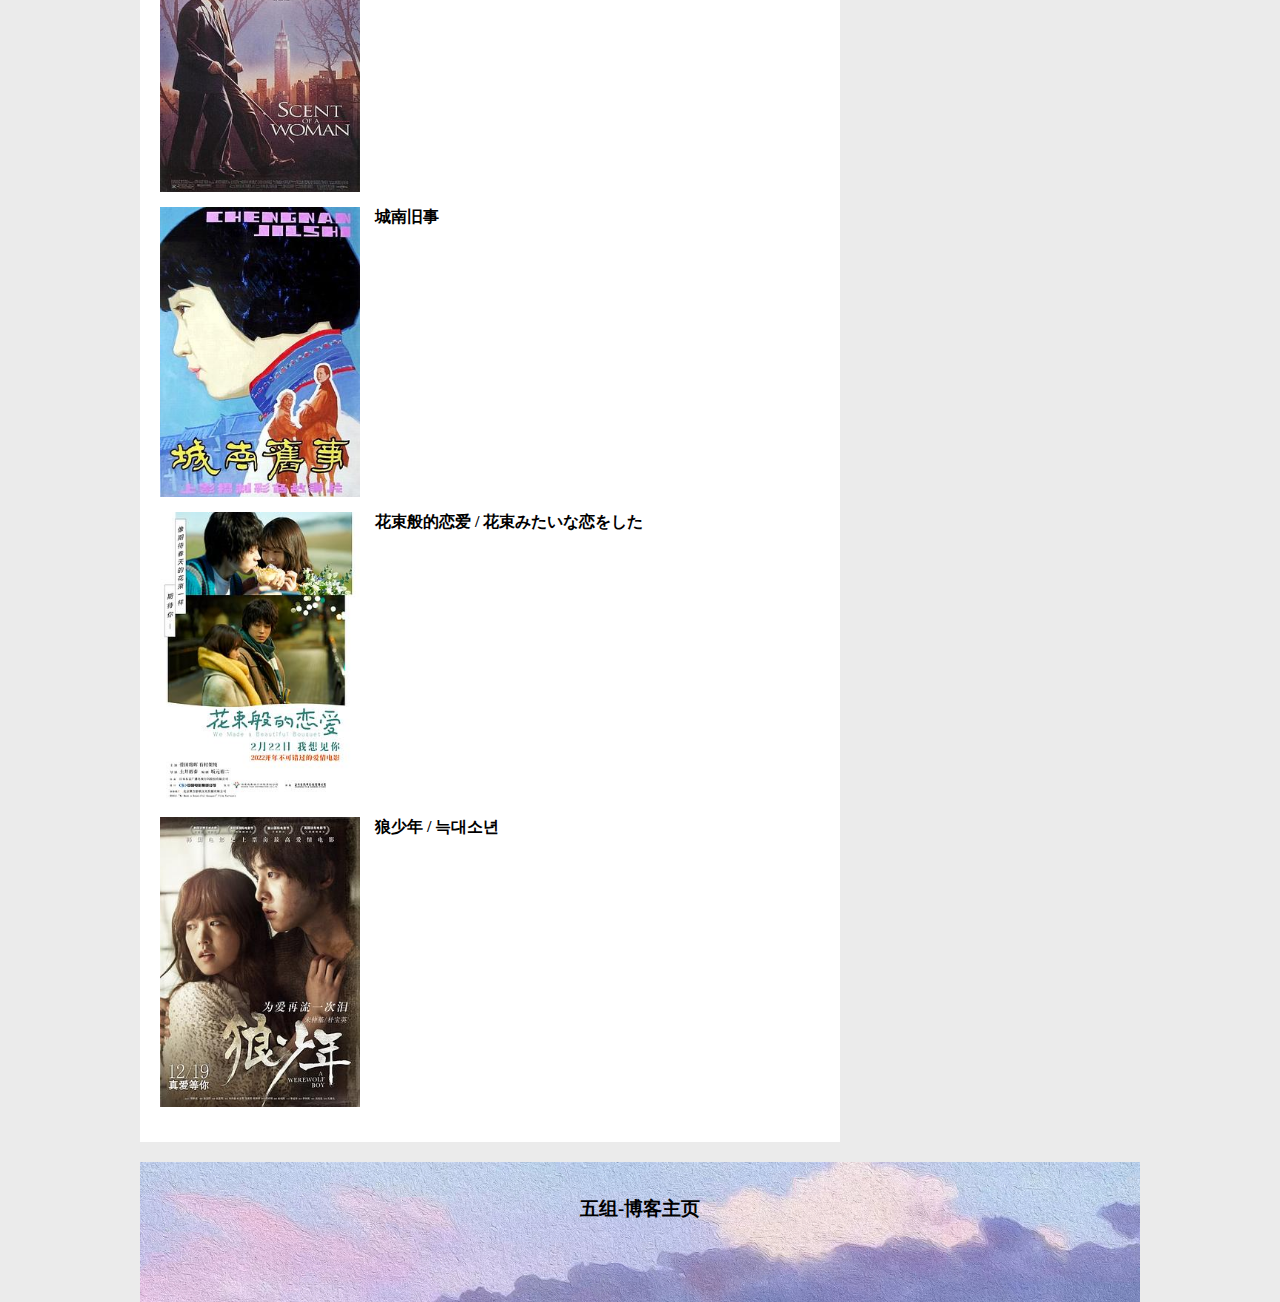
<file: life/movies.html>
<!DOCTYPE html>
<html>

<head>
  <meta charset="utf-8" />
  <title>生活-影视推荐</title>
  <link rel="icon" href="../images/icon.ico" type="image/x-icon">
  <link rel="stylesheet" href="../css/index.css" type="text/css" />
  <style>
    .center_left {
      background: white;
      padding: 20px;
    }


    .center_nav {
      display: flex;
      margin-bottom: 40px;
    }

    .center_nav a {
      display: inline-block;
      color: black;
      padding: 10px 15px;
      border: 1px solid rgb(111, 100, 100);
      border-radius: 10px;
      margin-right: 10px;
    }

    .center_left a:hover {
      background: pink;
      color: white;
    }

    .center_active {
      background: pink;
      color: white;
    }

    .movies_center {
      display: flex;
      margin-bottom: 15px;
    }

    .movies_center img {
      width: 200px;
      height: 290px;
      margin-right: 15px;

    }
  </style>
</head>

<body>
  <div class="main">
    <!-- 头部 -->
    <header class="header">
      <div class="header_logo">
        <img src="../images/banner.jpg">
        <div><span>五组-</span>博客主页</div>
      </div>
      <div class="header_rigth">
        <p>人生，</p>
        <p>就像一盒巧克力，</p>
        <p> 你永远不知道下一块会是什么味道！</p>
        <p>---《阿甘正传》</p>
      </div>
    </header>
    <!-- 导航 -->
    <nav>
      <ul>
        <a href="../index.html">
          <li>主页</li>
        </a>
        <a href="../blog.html">
          <li>博文</li>
        </a>
        <a class="active" href="../life.html">
          <li>生活</li>
        </a>
        <a href="../comment.html">
          <li>留言板</li>
        </a>
        <a href="../about.html">
          <li>关于我们</li>
        </a>
      </ul>
    </nav>
    <!-- banner -->
    <img class="banner" src="../images/bg/video.jpg">
    <!-- 主内容区 -->
    <div class="center">
      <div class="center_left">
        <div class="center_nav">
          <a href="../life/album.html">
            我们的相册
          </a>
          <a href="../life/works.html">我们的作品</a>
          <a class="center_active" href="../life/movies.html">影视推荐</a>
        </div>
        <!--  -->
        <div class="movies_center">
          <img src="../images/movies/1.jpg">
          <div>
            <h4>信号 / 시그널</h4>
            <p></p>
          </div>
        </div>
        <div class="movies_center">
          <img src="../images/movies/2.jpg">
          <div>
            <h4>怦然心动 / Flipped</h4>
            <p></p>
          </div>
        </div>
        <div class="movies_center">
          <img src="../images/movies/3.jpg">
          <div>
            <h4>闻香识女人 / Scent of a Woman</h4>
            <p></p>
          </div>
        </div>
        <div class="movies_center">
          <img src="../images/movies/4.jpg">
          <div>
            <h4>城南旧事</h4>
            <p></p>
          </div>
        </div>
        <div class="movies_center">
          <img src="../images/movies/5.jpg">
          <div>
            <h4>花束般的恋爱 / 花束みたいな恋をした</h4>
            <p></p>
          </div>
        </div>
        <div class="movies_center">
          <img src="../images/movies/6.jpg">
          <div>
            <h4>狼少年 / 늑대소년</h4>
            <p></p>
          </div>
        </div>
      </div>
      <div class="center_rigth">
        <div class="user">
          <img src="../images/bg/46.jpg">
          <h3>五组</h3>
          <p>娱乐至死</p>
          <div class="user_tag">
            <div>
              <p>文章</p>
              <p>10</p>
            </div>
            <div>
              <p>标签</p>
              <p>10</p>
            </div>
            <div>
              <p>分类</p>
              <p>10</p>
            </div>
          </div>
        </div>
        <div class="notice">
          <h3>公告</h3>
          <p>欢迎参观我们的博客主页</p>
        </div>
      </div>
    </div>
    <!-- 底部 -->
    <div class="bottom">
      <h3>五组-博客主页</h3>
      <p>&nbsp;</p>
    </div>
  </div>
</body>
<script src="../javascript/index.js"></script>

</html>
</file>
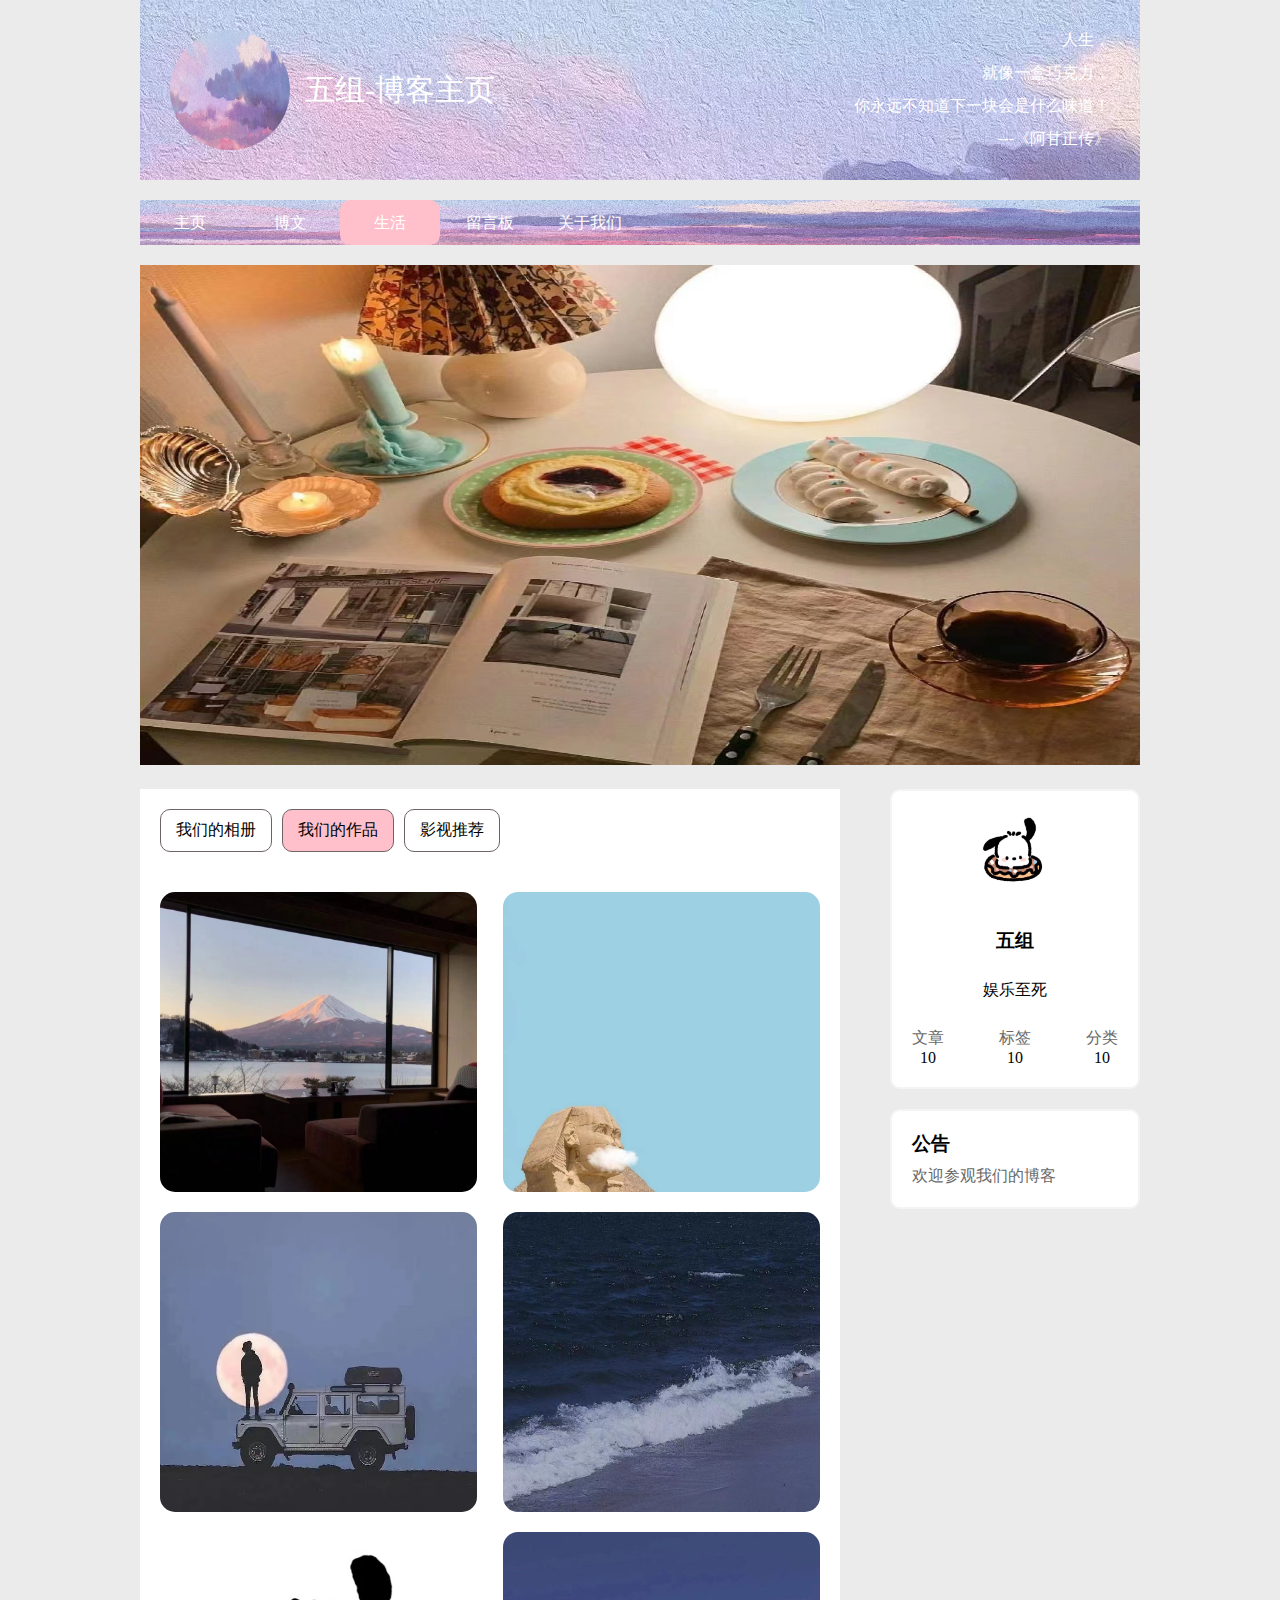
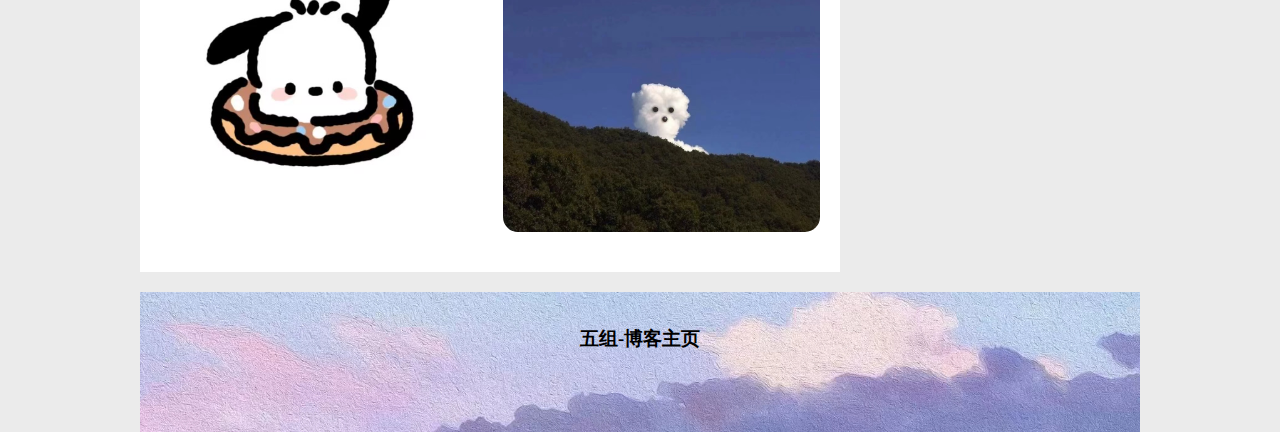
<file: life/works.html>
<!DOCTYPE html>
<html>

<head>
  <meta charset="utf-8" />
  <title>生活-我们的作品</title>
  <link rel="icon" href="../images/icon.ico" type="image/x-icon">
  <link rel="stylesheet" href="../css/index.css" type="text/css" />
  <style>
    .center_left {
      background: white;
      padding: 20px;
    }



    .center_nav {
      display: flex;
      margin-bottom: 40px;
    }

    .center_nav a {
      display: inline-block;
      color: black;
      padding: 10px 15px;
      border: 1px solid rgb(111, 100, 100);
      border-radius: 10px;
      margin-right: 10px;
    }

    .center_left a:hover {
      background: pink;
      color: white;
    }

    .center_active {
      background: pink;
      color: white;
    }

    /*  */
    .album_images {
      display: flex;
      justify-content: space-between;
      flex-wrap: wrap;
    }

    .album_images img {
      width: 48%;
      height: 300px;
      border-radius: 15px;
      margin-bottom: 20px;
    }
  </style>
</head>

<body>
  <div class="main">
    <!-- 头部 -->
    <header class="header">
      <div class="header_logo">
        <img src="../images/banner.jpg">
        <div><span>五组-</span>博客主页</div>
      </div>
      <div class="header_rigth">
        <p>人生，</p>
        <p>就像一盒巧克力，</p>
        <p> 你永远不知道下一块会是什么味道！</p>
        <p>---《阿甘正传》</p>
      </div>
    </header>
    <!-- 导航 -->
    <nav>
      <ul>
        <a href="../index.html">
          <li>主页</li>
        </a>
        <a href="../blog.html">
          <li>博文</li>
        </a>
        <a class="active" href="../life.html">
          <li>生活</li>
        </a>
        <a href="../comment.html">
          <li>留言板</li>
        </a>
        <a href="../about.html">
          <li>关于我们</li>
        </a>
      </ul>
    </nav>
    <!-- banner -->
    <img class="banner" src="../images/bg/35.jpg">
    <!-- 主内容区 -->
    <div class="center">
      <div class="center_left">
        <div class="center_nav">
          <a href="../life/album.html">
            我们的相册
          </a>
          <a class="center_active" href="../life/works.html">我们的作品</a>
          <a href="../life/movies.html">影视推荐</a>
        </div>
        <!--  -->
        <div class="album_images">
          <img src="../images/bg/37.jpg">
          <img src="../images/bg/38.jpg">
          <img src="../images/bg/44.jpg">
          <img src="../images/bg/45.jpg">
          <img src="../images/bg/46.jpg">
          <img src="../images/bg/22.jpg">
        </div>
      </div>
      <div class="center_rigth">
        <div class="user">
          <img src="../images/bg/46.jpg">
          <h3>五组</h3>
          <p>娱乐至死</p>
          <div class="user_tag">
            <div>
              <p>文章</p>
              <p>10</p>
            </div>
            <div>
              <p>标签</p>
              <p>10</p>
            </div>
            <div>
              <p>分类</p>
              <p>10</p>
            </div>
          </div>
        </div>
        <div class="notice">
          <h3>公告</h3>
          <p>欢迎参观我们的博客</p>
        </div>
      </div>
    </div>
    <!-- 底部 -->
    <div class="bottom">
      <h3>五组-博客主页</h3>
      <p>&nbsp;</p>
    </div>
  </div>
</body>
<script src="../javascript/index.js"></script>

</html>
</file>
<file: css/index.css>
@import url('./atom.css');
@import url('./main.css');
</file>
